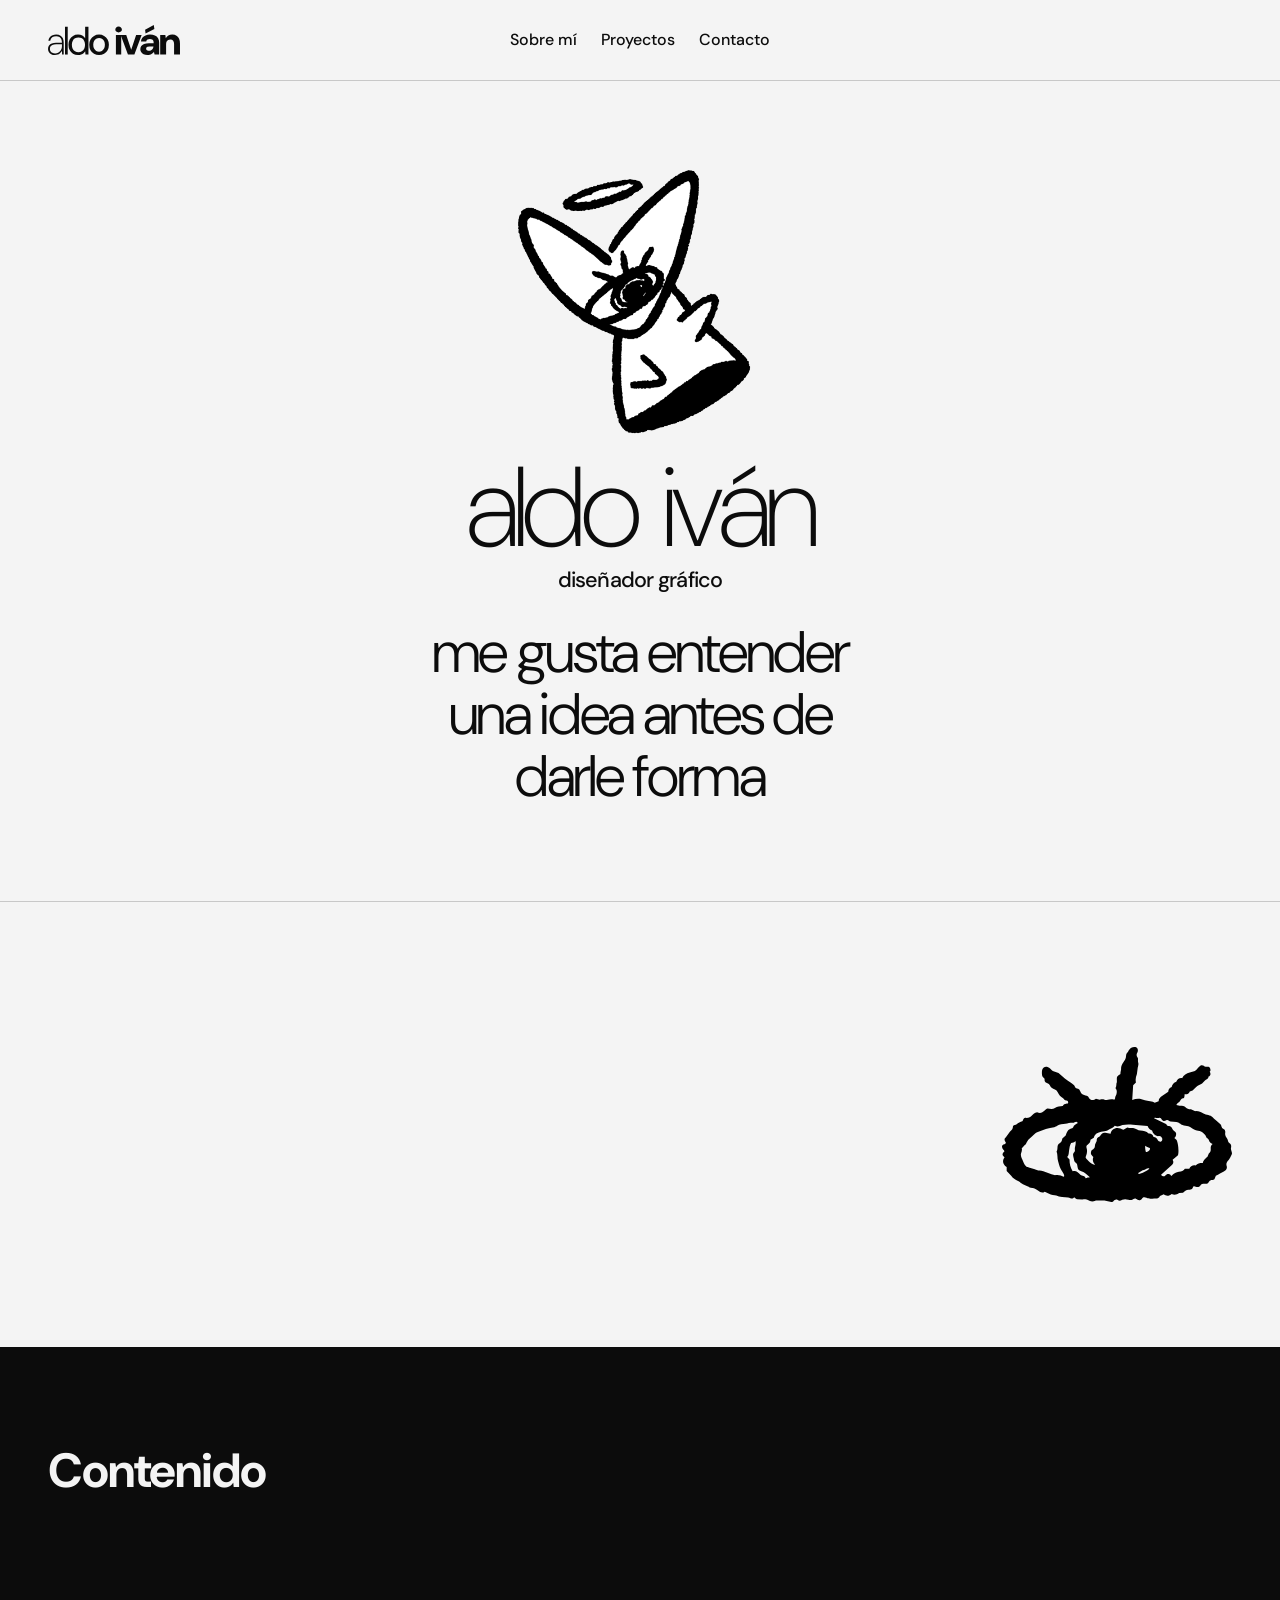
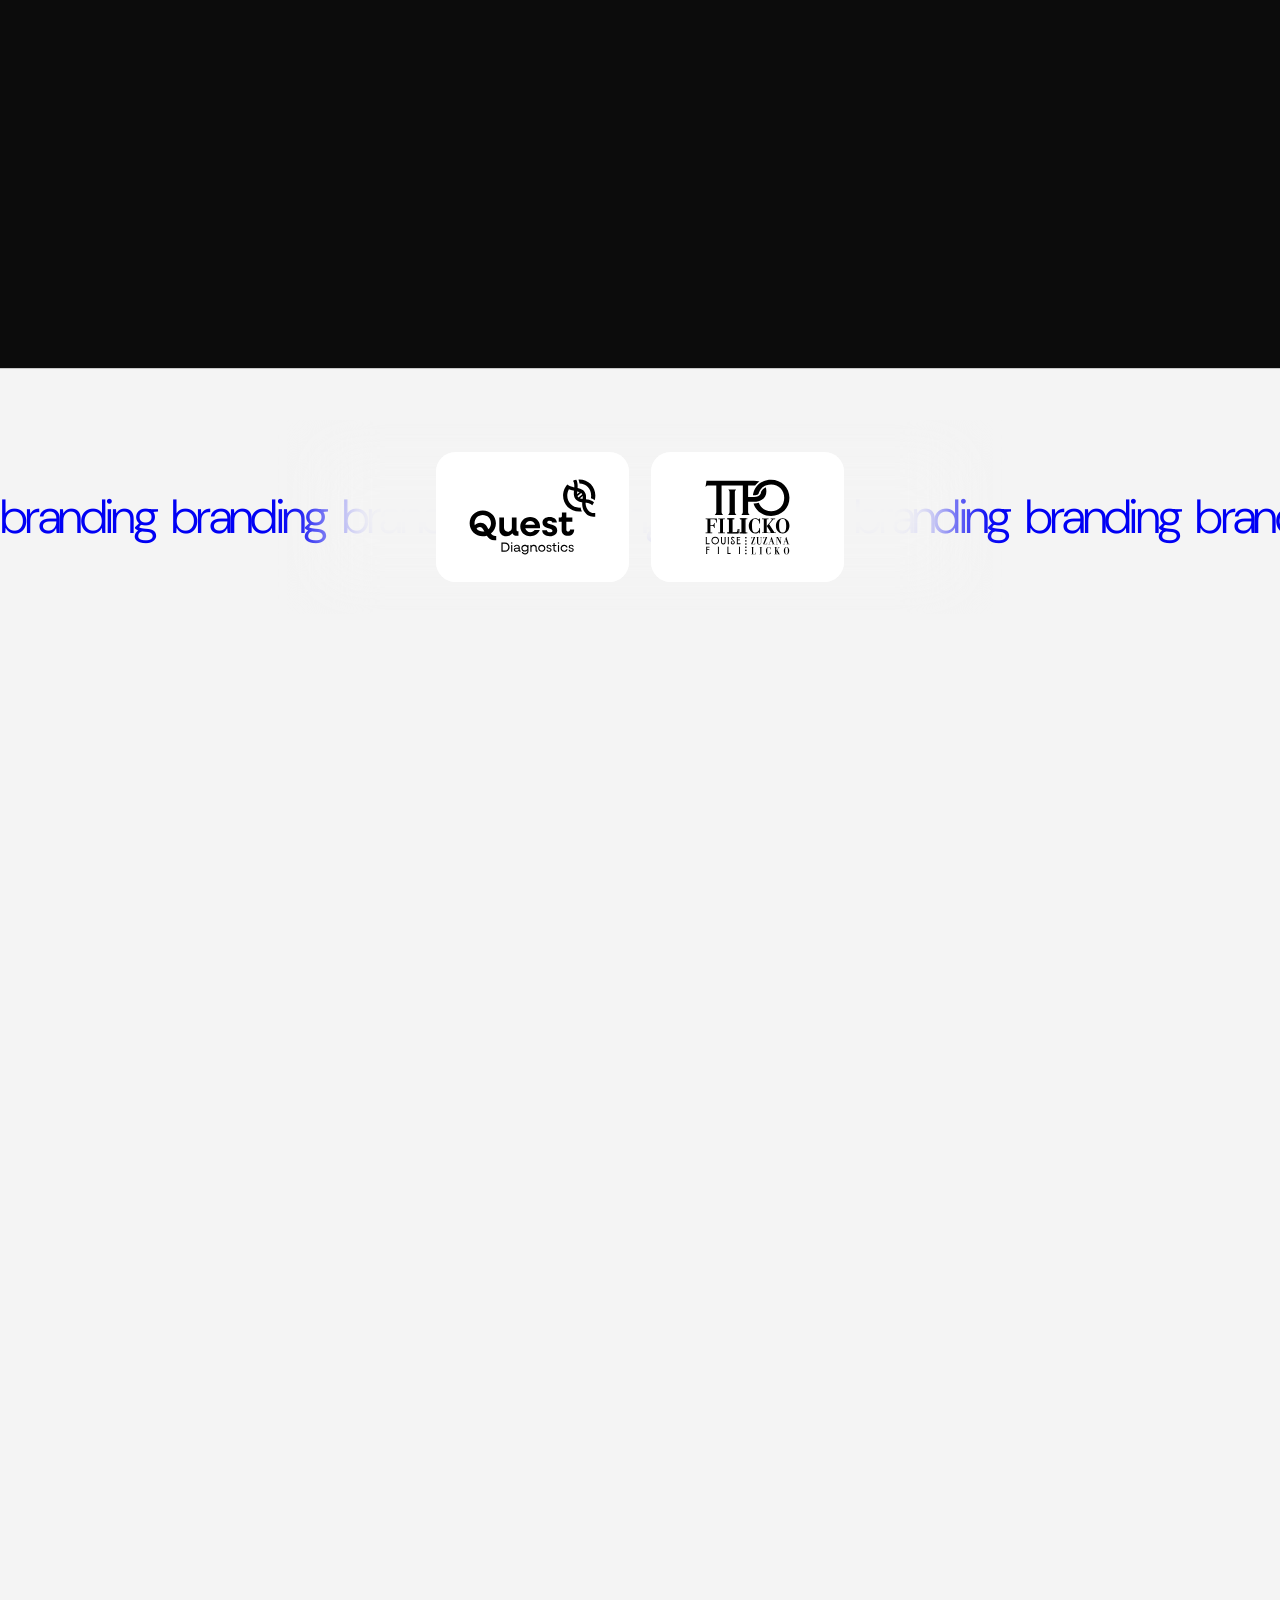
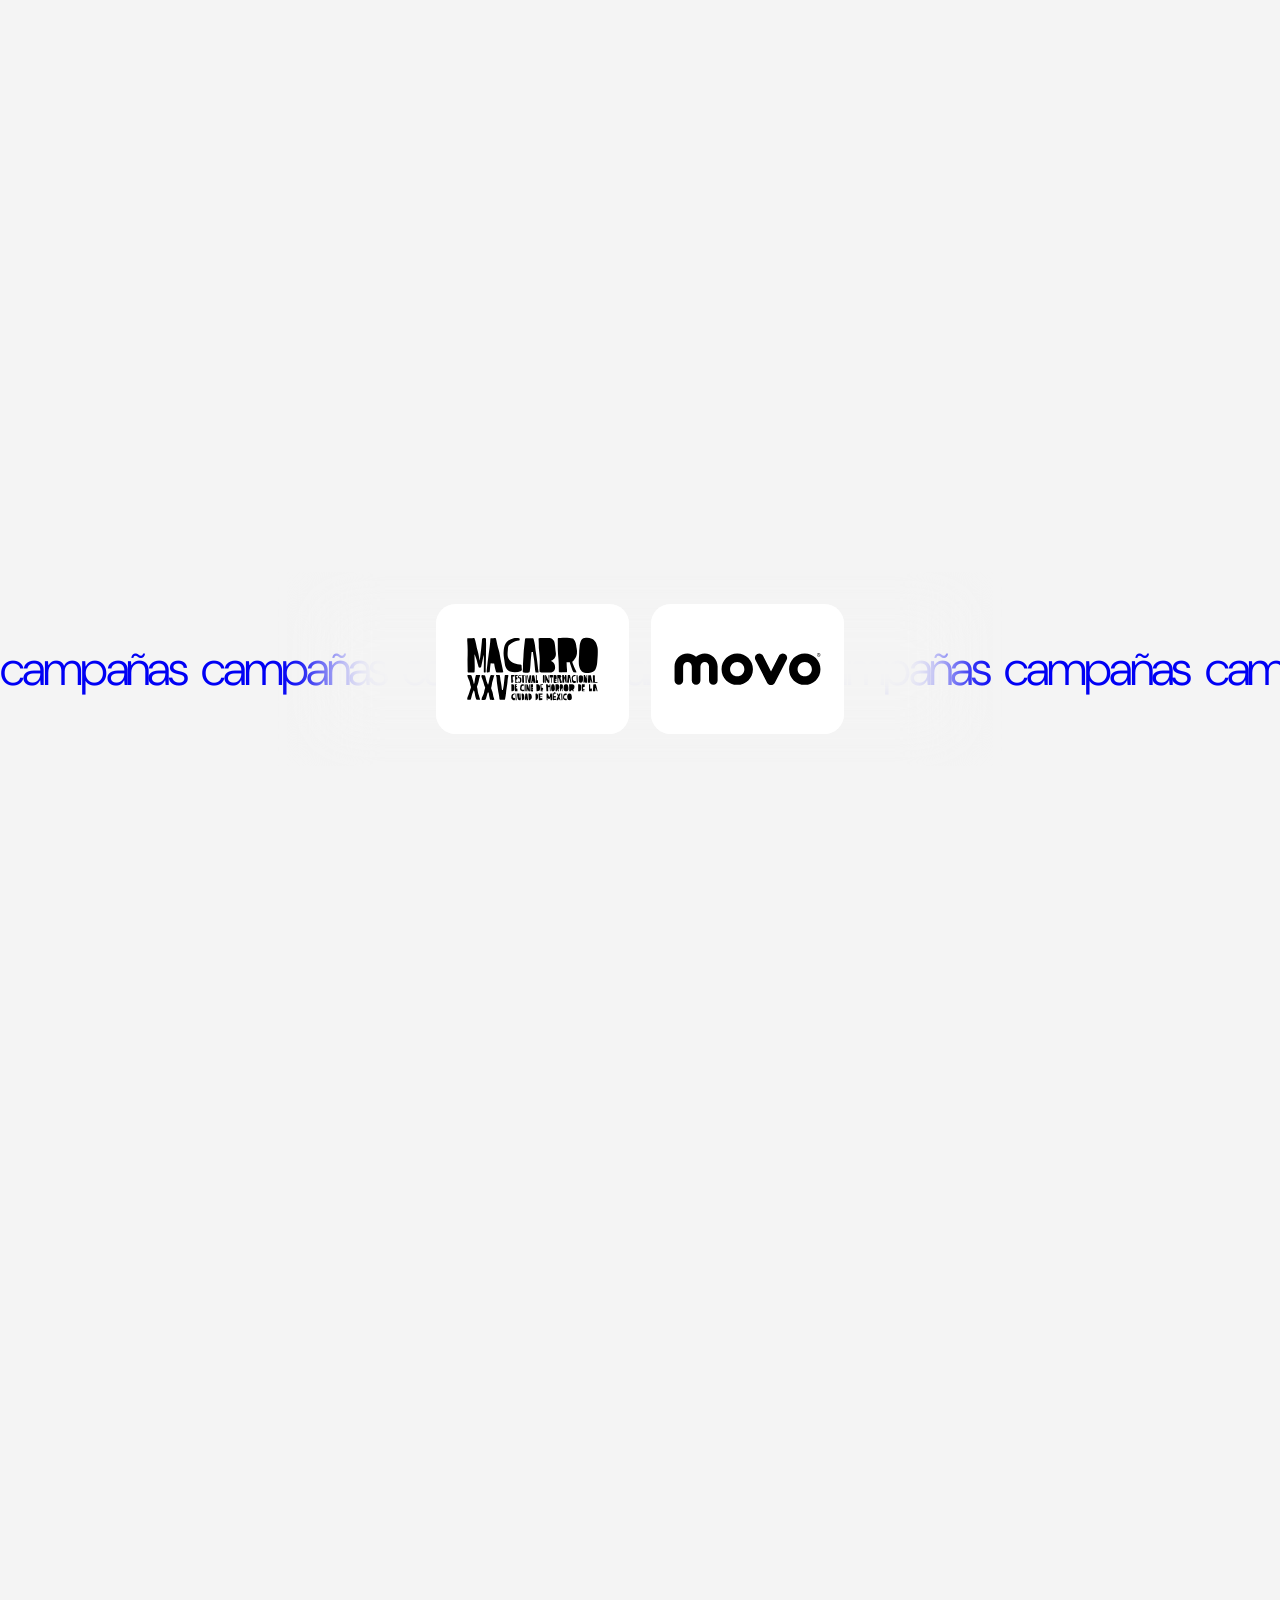
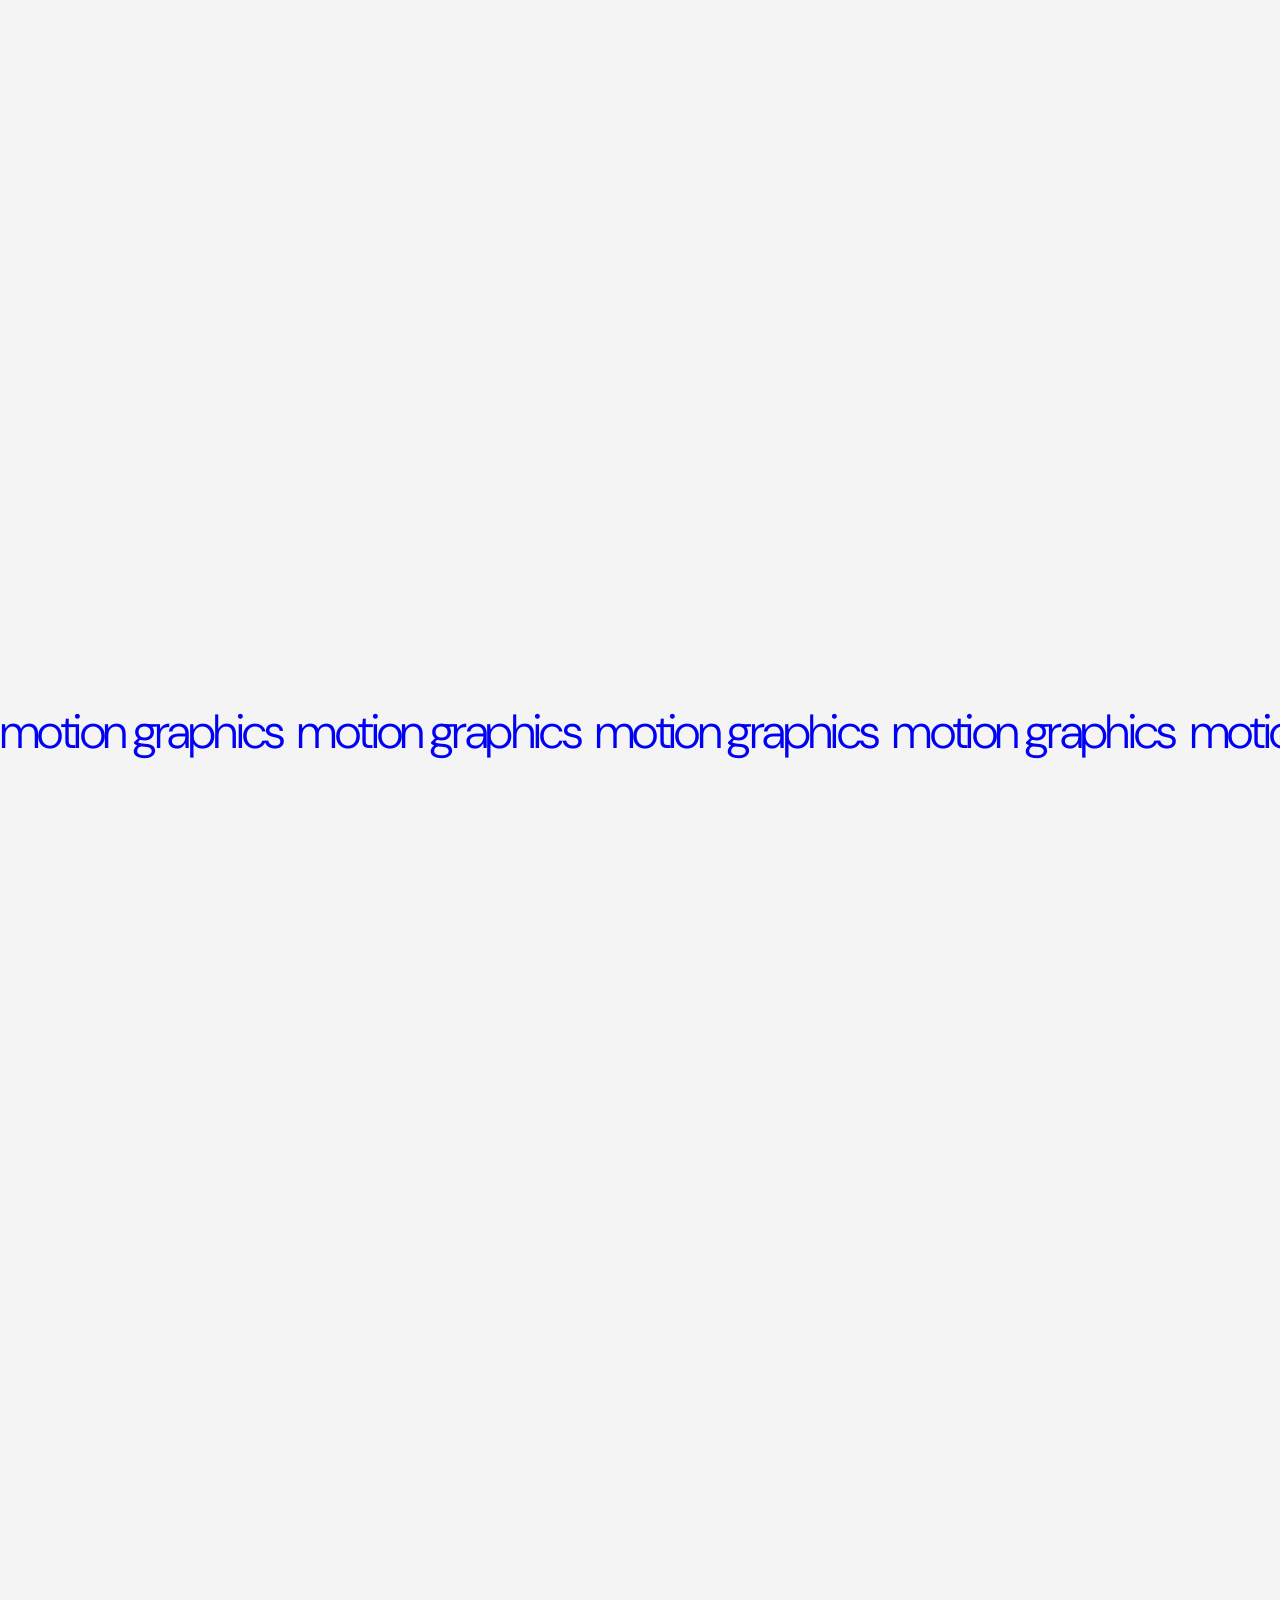
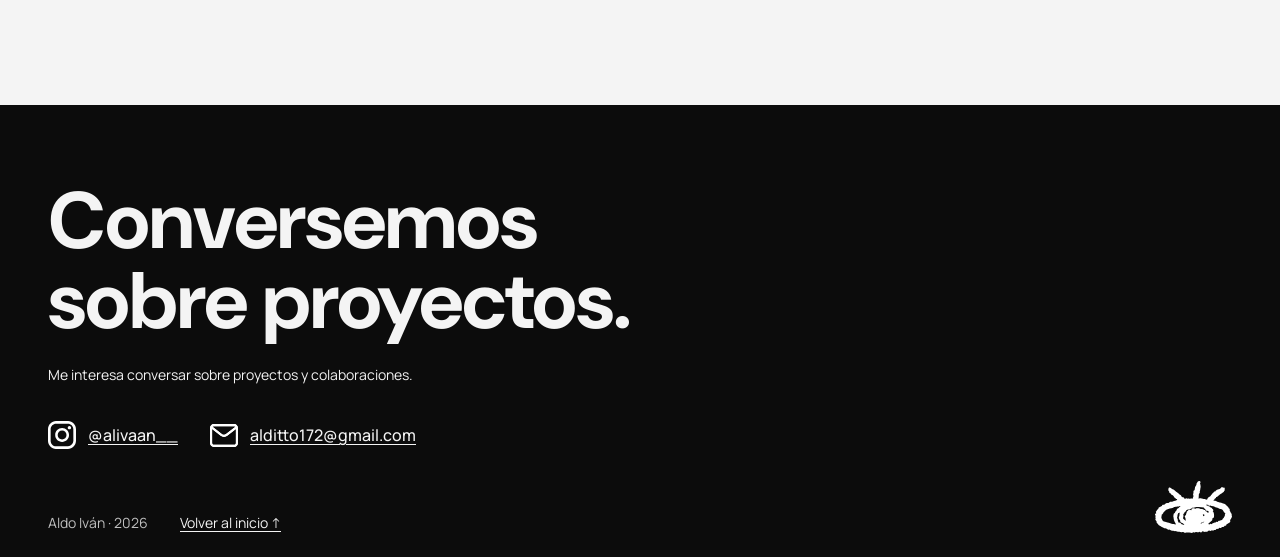
<file: index.html>
<!doctype html>
<html lang="es">
<head>
<meta charset="utf-8"><meta name="viewport" content="width=device-width,initial-scale=1"><meta name="color-scheme" content="light"><meta name="theme-color" content="#F4F4F4" id="theme-color">
<title>Aldo Iván — Diseño gráfico</title>
<meta name="description" content="Portafolio de Aldo Iván: identidad, campañas y diseño en movimiento.">
<link rel="stylesheet" href="styles/fonts.css">

<style>
:root{--primary:#0C0C0C;--on-primary:#F4F4F4;--secondary:#4F4F4F;--tertiary:#105EF9;--on-tertiary:#F4F4F4;--surface:#F4F4F4;--surface-card:#FFFFFF;--on-surface:#0C0C0C;--surface-dark:#222222;--on-surface-dark:#F4F4F4;--surface-raised:#393939;--surface-muted:#DADADA;--on-surface-muted:#222222;--text-muted-dark:#BFBFBF;--accent-graphic:#0000F4;--accent-detail:#105EF9;--bg:var(--surface);--fg:var(--on-surface);--muted:var(--secondary);--line:#0c0c0c30;--nav-bg:rgba(244,244,244,.88);--focus:var(--tertiary);--space:4px;--radius-sm:4px;--radius-md:12px;--radius-lg:16px;--radius-xl:20px;--radius-full:9999px;--page-pad:20px;--section-gap:56px;--display:44px;--display-line:46px;--section-type:32px;--section-line:36px}

*{box-sizing:border-box}html{scroll-behavior:smooth;-webkit-text-size-adjust:100%}body{margin:0;background:var(--bg);color:var(--fg);font:400 16px/25px var(--font-text);transition:background-color .46s ease,color .46s ease}h1,h2,h3,p{margin-top:0}h1,h2,h3{font-family:var(--font-display)}a{color:inherit;text-underline-offset:.18em}button{font:inherit;cursor:pointer}button,a{-webkit-tap-highlight-color:transparent}:focus-visible{outline:3px solid var(--focus);outline-offset:4px}.skip{position:absolute;top:-100px;left:20px;z-index:30;background:var(--bg);padding:12px}.skip:focus{top:12px}.wrap{max-width:1296px;margin:auto;padding-inline:var(--page-pad)}section{scroll-margin-top:90px}.eyebrow{font:500 14px/20px var(--font-text);text-transform:uppercase;letter-spacing:.09em;color:var(--muted)}.site-header{position:sticky;top:0;z-index:20;border-bottom:1px solid var(--line);background:var(--nav-bg);-webkit-backdrop-filter:blur(16px);backdrop-filter:blur(16px);transition:background-color .46s ease,border-color .46s ease}.header-inner{min-height:68px;display:flex;align-items:center;justify-content:space-between;gap:12px}.wordmark{font:700 20px/24px var(--font-display);text-decoration:none;white-space:nowrap}.header-actions{display:flex;align-items:center;gap:8px}.menu-toggle,.menu-toggle{padding:0 16px}.nav{display:none;position:absolute;top:68px;left:0;right:0;background:var(--bg);border-bottom:1px solid var(--line);padding:12px var(--page-pad) 20px}.nav.open{display:flex;flex-direction:column;gap:4px}.nav a{display:flex;align-items:center;min-height:44px;font:500 16px/20px var(--font-display);text-decoration:none}.nav a:hover,.nav a[aria-current=location]{text-decoration:underline}.hero{min-height:calc(100svh - 68px);display:flex;flex-direction:column;justify-content:space-between;padding-top:48px;padding-bottom:36px}.hero-main{width:100%;max-width:960px;margin:auto;text-align:center}.hero-portrait{width:clamp(180px,26vw,260px);aspect-ratio:12/13;position:relative;margin:16px auto 8px}.hero-portrait video,.hero-portrait img{position:absolute;inset:0;width:100%;height:100%;object-fit:contain;transition:opacity .46s ease}.hero-portrait .dark{opacity:0}.hero-portrait video{z-index:1}@media(prefers-reduced-motion:reduce){.hero-portrait video{display:none}}.hero h1{font-size:var(--display);line-height:var(--display-line);font-weight:700;letter-spacing:-1px;text-transform:uppercase;margin:20px 0 24px}.hero-lead{font:500 20px/26px var(--font-display);max-width:35ch;margin:0 auto 24px}.hero-copy{max-width:60ch;color:var(--muted);margin-inline:auto}.hero-actions{display:flex;gap:12px;flex-wrap:wrap;justify-content:center;margin-top:32px}.button{display:inline-flex;align-items:center;justify-content:center;min-height:48px;padding:0 16px;border-radius:var(--radius-md);font:500 16px/20px var(--font-display);text-decoration:none;border:1px solid var(--fg);transition:background-color .2s,color .2s,transform .2s}.button:hover{transform:translateY(-2px)}.button-primary{background:var(--fg);color:var(--bg)}.button-primary:hover{background:var(--surface-raised);color:var(--on-surface-dark)}.button-secondary{background:transparent;color:var(--fg)}.hero-bottom{display:flex;justify-content:space-between;gap:16px;border-top:1px solid var(--line);padding-top:16px;color:var(--muted);font:400 14px/20px var(--font-text)}.hero-bottom span:last-child{font-size:22px}.section{padding-top:var(--section-gap);padding-bottom:var(--section-gap);border-top:1px solid var(--line)}.section-head{margin-bottom:32px}.section-head h2{font-size:var(--section-type);line-height:var(--section-line);letter-spacing:-1px;margin:8px 0 16px}.section-head p:last-child{max-width:65ch;color:var(--muted)}.group{margin-top:48px}.group-head{display:flex;justify-content:space-between;align-items:baseline;gap:16px;border-bottom:1px solid var(--line);padding-bottom:12px;margin-bottom:16px}.group h3{font:700 28px/32px var(--font-display);margin:0}.group-count{font:400 14px/20px var(--font-text);color:var(--muted)} .projects{display:grid;gap:48px}.project{position:relative;display:grid;grid-template-columns:1fr;gap:20px;min-width:0;border-top:1px solid var(--line);padding-top:32px}.project:first-child{border-top:0}.project-copy{display:flex;flex-direction:column;align-items:flex-start;justify-content:center;min-width:0}.project-index{font:500 14px/20px var(--font-text);color:var(--tertiary);margin-bottom:18px}.project h4{font:700 clamp(32px,8vw,56px)/1 var(--font-display);margin:0 0 20px;letter-spacing:-1px}.project p{color:var(--muted);max-width:42ch;margin:0 0 12px}.project-note{font:400 12px/16px var(--font-text);color:var(--muted)}.project-stage{position:relative;min-width:0}.project-main{aspect-ratio:1.15;display:flex;flex-direction:column;justify-content:space-between;padding:24px;border-radius:var(--radius-xl);background:var(--surface-muted);color:var(--on-surface-muted);overflow:hidden;transition:background-color .32s ease,color .32s ease}.project[data-area=campaign] .project-main{background:var(--surface-raised);color:var(--on-surface-dark)}.project[data-area=motion] .project-main{background:var(--primary);color:var(--on-primary)}.project-main[data-view="1"]{background:var(--tertiary)!important;color:var(--on-tertiary)!important}.project-main[data-view="2"]{background:var(--surface-dark)!important;color:var(--on-surface-dark)!important}.project-main[data-view="3"]{background:var(--accent-graphic)!important;color:var(--on-primary)!important}.main-top,.main-bottom{font:500 12px/16px var(--font-text);text-transform:uppercase;letter-spacing:.08em}.main-title{font:700 clamp(44px,11vw,92px)/.94 var(--font-display);letter-spacing:-2px;max-width:9ch;overflow-wrap:anywhere}.thumbs{display:flex;gap:8px;overflow-x:auto;scrollbar-width:thin;padding:12px;border:1px solid var(--line);border-radius:var(--radius-xl);background:var(--nav-bg);-webkit-backdrop-filter:blur(16px);backdrop-filter:blur(16px)}.thumb{flex:0 0 78px;min-height:78px;border:2px solid transparent;border-radius:var(--radius-md);background:var(--primary);color:var(--on-primary);padding:8px;text-align:left;font:700 12px/14px var(--font-display);transition:transform .18s ease,border-color .18s ease}.thumb:nth-child(2){background:var(--tertiary);color:var(--on-tertiary)}.thumb:nth-child(3){background:var(--surface-raised);color:var(--on-surface-dark)}.thumb:nth-child(4){background:var(--accent-graphic);color:var(--on-primary)}.thumb:hover{transform:translateY(-3px)}.thumb[aria-pressed="true"]{border-color:var(--accent-detail)}.thumb:focus-visible{outline-offset:2px}.project-status{font:400 12px/16px var(--font-text);color:var(--muted);margin-top:8px}.project-feature{display:inline-flex;align-items:center;gap:8px;margin-top:24px;padding:8px 12px;border-radius:var(--radius-full);background:var(--nav-bg);border:1px solid var(--line);backdrop-filter:blur(16px);font:500 12px/16px var(--font-text)}.project-feature::before{content:"";width:8px;height:8px;border-radius:50%;background:var(--accent-detail)}
.about-grid{display:grid;gap:32px;max-width:960px}.about-grid .section-head{max-width:65ch}.about-text{max-width:65ch}.about-text p{margin-bottom:18px}.portrait{width:min(100%,340px);aspect-ratio:4/5;position:relative;margin:0 auto}.portrait img{position:absolute;inset:0;width:100%;height:100%;object-fit:contain;transition:opacity .46s ease}.portrait .dark{opacity:0;transform:scale(1.08)}.portrait figcaption{position:absolute;bottom:-22px;font:400 12px/16px var(--font-text);color:var(--muted)}.contact{padding-bottom:96px}.contact h2{font-size:var(--display);line-height:var(--display-line);letter-spacing:-1px;max-width:12ch;margin:8px 0 24px}.contact p{max-width:55ch}.contact-handle{display:inline-block;margin-top:20px;font:700 28px/32px var(--font-display);border-bottom:2px solid currentColor}.site-footer{border-top:1px solid var(--line);padding:24px 0 36px;font:400 14px/20px var(--font-text);color:var(--muted)}.footer-inner{display:flex;justify-content:space-between;gap:12px;flex-wrap:wrap}.site-footer a{color:var(--fg)}.reveal{opacity:0;transform:translateY(28px);transition:opacity .55s ease,transform .55s cubic-bezier(.18,.72,.2,1)}.reveal.visible{opacity:1;transform:none}
@media(min-width:600px){:root{--page-pad:32px;--section-gap:72px;--display:64px;--display-line:66px;--section-type:40px;--section-line:44px}.hero{padding-top:64px}}
@media(min-width:1024px){:root{--page-pad:48px;--section-gap:96px;--display:80px;--display-line:80px;--section-type:48px;--section-line:52px}.menu-toggle{display:none}.nav{display:flex;position:static;background:transparent;border:0;padding:0;gap:24px}.nav a{min-height:44px}.header-inner{min-height:80px}.hero{min-height:calc(100svh - 80px);padding-top:64px}.hero h1{letter-spacing:-2px}.projects{gap:96px}.project{grid-template-columns:minmax(260px,.42fr) minmax(0,.58fr);gap:32px;min-height:610px;align-items:start;padding-bottom:130px}.project-copy{padding-top:24px}.project-stage{min-width:0}.project-main{aspect-ratio:1.12;min-height:520px;padding:32px}.main-title{font-size:clamp(56px,7vw,96px)}.thumbs{position:absolute;left:max(-42%, -360px);right:8%;bottom:-116px;padding:16px;gap:12px;border-radius:var(--radius-xl)}.thumb{flex-basis:calc((100% - 36px)/4);min-height:122px;font-size:16px;line-height:18px}.project-status{position:absolute;right:8%;bottom:-142px}.project h4{font-size:56px;line-height:58px}.about-grid{grid-template-columns:1fr}.about-grid .about-text{max-width:65ch}.contact h2{letter-spacing:-2px}}
@media(prefers-reduced-motion:reduce){html{scroll-behavior:auto}*,*:before,*:after{transition:none!important;animation:none!important}.reveal{opacity:1;transform:none}}

.wordmark img{display:block;width:132px;height:auto}.hero-main{max-width:1100px}.hero-lockup{display:grid;grid-template-columns:minmax(0,1fr) minmax(180px,.78fr);align-items:center;gap:clamp(12px,4vw,48px);max-width:850px;margin:0 auto clamp(24px,4vw,48px)}.hero-signature{text-align:right;align-self:end;padding-bottom:clamp(12px,4vw,48px)}.hero h1{margin:0;line-height:1}.hero h1 img{display:block;width:min(100%,500px);height:auto}.hero-signature p{font:500 clamp(16px,2vw,28px)/1.2 var(--font-display);letter-spacing:-.045em;margin:0}.hero-portrait{width:min(100%,320px);aspect-ratio:12/13;margin:0}.hero-portrait img{position:absolute;inset:0;width:100%;height:100%;object-fit:contain;transition:none}.hero-portrait .hero-still{display:none}.hero-statement{font:300 clamp(36px,6.2vw,82px)/1.06 var(--font-display);letter-spacing:-.055em;max-width:20ch;margin:0 auto 24px;text-align:center}.hero-statement span{display:block}.hero-statement em{font-style:italic;font-weight:700}.hero-statement .blue{color:var(--tertiary)}.hero-statement .pink{color:var(--accent-detail)}.hero-copy{max-width:52ch;margin-inline:auto}@media(max-width:600px){.wordmark img{width:110px}.hero-lockup{grid-template-columns:minmax(0,1fr) minmax(130px,.8fr);gap:8px}.hero-signature{padding-bottom:18px}.hero-signature p{font-size:15px}.hero-portrait{width:100%}.hero-statement{font-size:clamp(32px,8.6vw,48px);letter-spacing:-.055em}}@media(prefers-reduced-motion:reduce){.hero-portrait .hero-animation{display:none}.hero-portrait .hero-still{display:block}}
.hero-statement .accent-blue,.hero-statement .accent-pink{display:inline}.hero-statement .reactive-letter{display:inline-block;transform-origin:50% 75%;position:relative;text-align:center;white-space:pre;font-weight:300}.hero-statement .visually-hidden{position:absolute;width:1px;height:1px;padding:0;margin:-1px;overflow:hidden;clip:rect(0,0,0,0);white-space:nowrap;border:0}@media(hover:none),(prefers-reduced-motion:reduce){.hero-statement .accent-blue{color:var(--tertiary)}.hero-statement .accent-pink{color:var(--tertiary)}.hero-statement .reactive-letter{will-change:auto}}
.content-index{background:var(--primary);color:var(--on-primary);padding:clamp(48px,7vw,96px) 0;overflow:hidden}.content-index-head{margin-bottom:28px}.content-index h2{font:300 clamp(28px,4vw,44px)/1 var(--font-display);letter-spacing:-.05em;margin:0}.content-index p{color:var(--text-muted-dark);margin:12px 0 0}.content-viewport{overflow:hidden;padding-block:12px;-webkit-mask-image:radial-gradient(ellipse 85% 78% at center,#000 55%,transparent 100%);mask-image:radial-gradient(ellipse 85% 78% at center,#000 55%,transparent 100%)}.content-track{display:flex;width:max-content;animation:content-drift 20s linear infinite;will-change:transform}.content-set{display:flex;gap:clamp(14px,2vw,26px);padding-right:clamp(14px,2vw,26px)}.content-card{display:block;position:relative;flex:none;height:clamp(220px,27vw,330px);width:auto;aspect-ratio:var(--card-ratio);border-radius:clamp(18px,2vw,28px);overflow:hidden;transition:filter .4s ease,opacity .4s ease,transform .4s ease,box-shadow .4s ease}.content-viewport.is-interacting .content-card{filter:blur(7px);opacity:.55}.content-viewport.is-interacting .content-card.is-active{filter:none;opacity:1;transform:translateY(-4px);z-index:1;box-shadow:0 16px 36px rgba(0,0,0,.28)}.content-card img{display:block;width:100%;height:100%;object-fit:contain}.content-card:focus-visible{outline-color:var(--on-primary);outline-offset:5px}.content-viewport:focus-within .content-track{animation-play-state:paused}@keyframes content-drift{to{transform:translateX(-50%)}}@media(max-width:599px){.content-index p{font-size:14px;line-height:20px}.content-card{height:220px}}@media(prefers-reduced-motion:reduce){.content-viewport{overflow-x:auto;mask-image:none;-webkit-mask-image:none}.content-track{animation:none;will-change:auto}.content-set[aria-hidden="true"]{display:none}.content-card{transition:none}}
.hero{min-height:calc(100svh - 68px);justify-content:center;padding-top:clamp(16px,3svh,32px);padding-bottom:clamp(16px,3svh,32px)}.hero-main{margin:auto}.hero-lockup{display:flex;flex-direction:column;gap:0;max-width:none;margin:0 auto clamp(14px,3svh,28px)}.hero-portrait{width:min(260px,27svh);margin:0 auto 4px}.hero-signature{text-align:center;align-self:auto;padding:0}.hero h1.hero-name{display:flex;align-items:baseline;justify-content:center;font:200 min(106px,11.3svh)/.95 var(--font-display);letter-spacing:-.05em;text-transform:lowercase;white-space:nowrap;margin:0}.hero-name-letter{display:inline-block;font-weight:200;transform-origin:50% 80%;color:var(--primary);text-align:center}.hero-name-gap{display:inline-block;width:.22em}.hero-signature p{font:500 clamp(14px,2svh,20px)/1.2 var(--font-display);letter-spacing:-.04em;margin:6px 0 0}.hero-statement{font-size:clamp(34px,6.5svh,70px);letter-spacing:-.04em;margin-bottom:clamp(10px,2svh,20px)}.hero-copy{margin-bottom:0}@media(min-width:1024px){.hero{min-height:calc(100svh - 80px)}}@media(max-width:600px){.hero-lockup{display:flex;gap:0}.hero-portrait{width:min(210px,26svh);margin:0 auto 4px}.hero-signature{padding:0}.hero h1.hero-name{font-size:clamp(52px,10svh,78px)}.hero-signature p{font-size:14px}.hero-statement{font-size:clamp(30px,min(6.3svh,10vw),48px)}}
.sr-only{position:absolute;width:1px;height:1px;padding:0;margin:-1px;overflow:hidden;clip:rect(0,0,0,0);white-space:nowrap;border:0}.projects-section{padding-top:0}.project{scroll-margin-top:100px}.projects-strip{position:relative;overflow:hidden;background:var(--surface);padding:clamp(16px,3vw,32px) var(--page-pad)}.projects-strip-inner{position:relative;z-index:2;display:flex;justify-content:center;gap:clamp(8px,2vw,22px);max-width:630px;margin:auto}.projects-strip-inner::before{content:"";position:absolute;inset:0;z-index:-1;pointer-events:none;background:var(--surface);filter:blur(25px)}.branding-marquee{position:absolute;inset:0;display:flex;align-items:center;overflow:hidden;pointer-events:none}.branding-marquee-track{display:flex;width:max-content;white-space:nowrap;animation:branding-drift var(--branding-duration,20s) linear infinite;color:var(--accent-graphic);font:300 clamp(28px,4vw,48px)/1 var(--font-display);letter-spacing:-.055em}.branding-marquee-track span{display:block;flex:none}@keyframes branding-drift{to{transform:translateX(-50%)}}.projects-strip a{display:block;flex:1 1 0;min-width:0;max-width:193px;border:1px solid var(--primary);border-radius:var(--radius-xl);overflow:hidden;transition:transform .22s ease}.projects-strip a:hover{transform:translateY(-3px)}.projects-strip img{display:block;width:100%;height:auto}.projects-strip a:focus-visible{outline-color:var(--tertiary)}.campaigns-strip{width:100vw;margin-top:clamp(48px,7vw,96px);margin-left:calc(50% - 50vw)}.projects-section #project-groups{padding-top:clamp(28px,5vw,56px)}@media(prefers-reduced-motion:reduce){.projects-strip a{transition:none}.branding-marquee-track{animation:none}.branding-marquee-track > span+span{display:none}}
.project-main.has-image{padding:0;background:var(--surface)!important;color:var(--primary)!important}.project-main.has-image .main-top,.project-main.has-image .main-title,.project-main.has-image .main-bottom{display:none}.project-cover{display:none;width:100%;height:100%;object-fit:contain}.project-main.has-image .project-cover{display:block}.project-arrows{position:absolute;z-index:2;top:16px;right:16px;display:flex;gap:8px}.project-arrows button{width:44px;height:44px;border:1px solid var(--primary);border-radius:var(--radius-full);background:var(--surface);color:var(--primary);font-size:22px;line-height:1;transition:transform .2s ease}.project-arrows button:hover{transform:translateY(-2px)}.thumb{border-radius:var(--radius-xl);overflow:hidden}.thumb img{display:block;width:100%;height:100%;object-fit:contain}.thumb:has(img){padding:0;background:var(--surface)}@media(prefers-reduced-motion:reduce){.project-arrows button{transition:none}}
.projects-strip a{border:0;background:var(--surface-card)}.project{align-items:start}.project-main,.project-main.has-image,.project-main[data-view]{background:var(--surface-card)!important;color:var(--primary)!important;border-radius:var(--radius-xl)}.project-main[data-view="1"] .main-title,.project-main[data-view="3"] .main-title{color:var(--tertiary)}.project-main.has-image .project-cover{background:var(--surface-card)}.thumbs{border:0;background:transparent;backdrop-filter:none;-webkit-backdrop-filter:none;box-shadow:none;scrollbar-width:none}.thumbs::-webkit-scrollbar{display:none}.thumb,.thumb:nth-child(n),.thumb:has(img){border:0;background:var(--surface-card)!important;color:var(--primary)!important;border-radius:var(--radius-xl);opacity:.7;box-shadow:none;transition:opacity .2s ease,transform .2s ease}.thumb[aria-pressed="true"]{opacity:1;transform:translateY(-4px)}.thumb:hover{opacity:1}.thumb:nth-child(2),.thumb:nth-child(4){color:var(--tertiary)!important}.project-arrows button{border:0;background:var(--surface-card);box-shadow:0 2px 12px #0c0c0c20}.project-feature{display:none}.project-status{position:absolute!important;width:1px;height:1px;padding:0;margin:-1px;overflow:hidden;clip:rect(0,0,0,0);white-space:nowrap;border:0}@media(min-width:1024px){.project{padding-bottom:32px;min-height:0}.project-main{aspect-ratio:1.02;min-height:560px}.thumbs{position:absolute;z-index:2;left:-78%;right:auto;top:66%;bottom:auto;width:105%;height:clamp(130px,13vw,190px);padding:0;gap:14px;border-radius:0}.thumb{flex:0 0 30%;min-height:0;height:100%;padding:14px;font-size:18px;line-height:1.15}.project-copy{padding-top:clamp(48px,8vw,128px)}}@media(max-width:1023px){.project-main{aspect-ratio:1.05}.thumbs{position:relative;z-index:2;left:auto;right:auto;bottom:auto;width:100%;height:clamp(92px,25vw,140px);margin-top:-30px;padding:0;gap:10px;border-radius:0}.thumb{flex:0 0 31%;height:100%;min-height:0;padding:10px}}
.project[data-area="branding"] .thumb img{object-fit:cover}.project[data-area="branding"] .thumb:first-child img{object-fit:contain}.project[data-area="branding"] .project-cover{object-fit:contain}
.project-main.is-mockup{position:relative;background:var(--surface-card)!important}.project-backdrop{display:none;position:absolute;inset:0;width:100%;height:100%;object-fit:cover;filter:blur(24px);transform:scale(1.1)}.project-main.is-mockup .project-backdrop{display:none}.project-main.is-mockup .project-cover{position:relative;z-index:1;object-fit:cover}.thumbs{background:var(--surface);padding:14px;gap:14px;scroll-snap-type:x mandatory;scroll-padding-inline:14px;border-radius:var(--radius-xl)}.thumb,.thumb:nth-child(n),.thumb:has(img){opacity:1;scroll-snap-align:start}.thumb[aria-pressed="true"]{opacity:1;transform:none}.thumb:hover{transform:translateY(-3px)}@media(min-width:1024px){.thumbs{left:-78%;width:105%;padding:14px;gap:14px}.thumb{flex:0 0 calc((100% - 28px)/3);height:100%;padding:0}}@media(max-width:1023px){.thumbs{padding:10px;gap:10px}.thumb{flex:0 0 calc((100% - 20px)/3);height:100%;padding:0}}
.project-main{position:relative}.thumbs{scroll-snap-type:none;scroll-behavior:auto;overflow-x:auto}.project-transition-layer{position:absolute;inset:0;z-index:2;display:flex;align-items:center;justify-content:center;overflow:hidden;border-radius:inherit;background:var(--surface-card);opacity:0;transition:opacity .38s ease;pointer-events:none}.project-transition-layer.visible{opacity:1}.project-transition-layer.is-mockup{background:var(--surface-card)}.project-transition-layer .project-backdrop{display:none}.project-transition-image{position:relative;z-index:1;width:100%;height:100%;object-fit:contain}.project-transition-layer.is-mockup .project-transition-image{object-fit:cover}@media(prefers-reduced-motion:reduce){.project-transition-layer{transition:none}.thumbs .thumb[aria-hidden="true"]{display:none}}
.project-main.is-mockup{cursor:grab;touch-action:none}.project-main.is-mockup.is-dragging{cursor:grabbing}.project-main.is-mockup .project-cover{user-select:none;-webkit-user-drag:none}
:is(#branding-1,#branding-2,#campaign-1) .project-main[data-view="0"] .project-cover,:is(#branding-1,#branding-2,#campaign-1) .project-transition-layer:not(.is-mockup) .project-transition-image{width:70%;height:70%;margin:auto;object-fit:contain;transform:translateY(-4%)}
.project-arrows button{width:38px;height:38px;font-size:20px}.project-arrows button:disabled{opacity:.45;cursor:default}.project-arrows button:disabled:hover{transform:none}.project-main.is-mockup .project-cover{transform-origin:center center;transition:transform .24s ease}.project-main.is-mockup.is-dragging .project-cover{transition:none}@media(prefers-reduced-motion:reduce){.project-main.is-mockup .project-cover{transition:none}}

.menu-toggle,.motion-toggle{min-height:44px;border:1px solid var(--line);border-radius:var(--radius-md);background:var(--surface);color:var(--primary);font:500 14px/20px var(--font-display);padding:0 12px}
.motion-paused .content-track,.motion-paused .branding-marquee-track{animation-play-state:paused!important}
.motion-paused .hero-animation{display:none}.motion-paused .hero-portrait .hero-still{display:block}
@media(prefers-reduced-motion:reduce){.motion-toggle{display:none}}
:is(#campaign-1,#campaign-2) .thumb:not([data-view="0"]) img{object-fit:cover}#campaign-2 .project-transition-image[src$="/movo1.jpg"]{object-fit:contain}
.project-video-stage{min-width:0;overflow:hidden;border-radius:var(--radius-xl);background:var(--primary)}.project-video{display:block;width:100%;height:auto;max-height:80vh;object-fit:contain;background:var(--primary)}
.motion-strip{height:clamp(90px,10vw,145px)}
.about-grid{max-width:1296px;align-items:center}.about-eye{display:block;width:min(100%,230px);height:auto;justify-self:end}@media(min-width:768px){.about-grid{grid-template-columns:minmax(0,1fr) minmax(150px,280px);gap:clamp(32px,7vw,96px)}}@media(max-width:767px){.about-eye{width:120px}}
.content-index h2{font:700 var(--section-type)/var(--section-line) var(--font-display);letter-spacing:-1px;margin:8px 0 16px}
.projects-section > .projects-strip{margin-top:clamp(32px,4vw,56px)}
.contact-footer{background:var(--primary);color:var(--on-primary);border:0;padding:clamp(64px,9vw,120px) 0 32px}.contact-footer h2{font:700 var(--display)/var(--display-line) var(--font-display);letter-spacing:-1px;max-width:12ch;margin:0 0 24px}.contact-footer p{max-width:55ch;margin:0;color:var(--on-primary)}.contact-links{display:flex;flex-wrap:wrap;gap:16px 32px;margin-top:36px}.contact-footer .contact-links a{display:inline-flex;align-items:center;gap:12px;color:var(--on-primary);font:500 16px/24px var(--font-text);overflow-wrap:anywhere}.contact-links img{width:28px;height:28px;object-fit:contain;filter:invert(1);flex:none}.contact-footer-bottom{display:flex;align-items:end;justify-content:space-between;gap:24px;margin-top:clamp(64px,10vw,140px)}.footer-meta{display:flex;flex-wrap:wrap;gap:12px 32px;color:var(--text-muted-dark)}.contact-footer .footer-meta a{color:var(--on-primary)}.footer-eye{display:block;width:clamp(90px,13vw,170px);height:auto;filter:invert(1)}.contact-footer a:focus-visible{outline-color:var(--on-primary)}@media(max-width:600px){.contact-links{flex-direction:column;align-items:flex-start}.contact-footer-bottom{align-items:end}.footer-eye{width:90px;flex:none}}
.contact-footer{padding:clamp(48px,6vw,80px) 0 24px}.contact-footer-bottom{margin-top:32px}.footer-eye{width:clamp(55px,6vw,80px)}@media(max-width:600px){.footer-eye{width:55px}}
.project{border-top:0;padding-top:0;padding-bottom:0}.project:not(:first-child)::before{content:"";position:absolute;left:0;right:0;top:-24px;border-top:1px solid var(--line)}@media(min-width:1024px){.project{padding-bottom:0}.project:not(:first-child)::before{top:-48px}}
.hero-portrait{width:min(300px,30svh)}.hero h1.hero-name{font-size:min(124px,12.6svh)}.hero-signature p{font-size:clamp(16px,2.4svh,24px)}@media(max-width:600px){.hero-portrait{width:min(235px,28svh)}.hero h1.hero-name{font-size:clamp(52px,min(11svh,13vw),88px)}.hero-signature p{font-size:clamp(15px,2svh,19px)}}
@media(min-width:1024px){.thumbs{left:calc(-1 * var(--stage-left, 0px));width:calc(var(--stage-left, 0px) + 27%)}.thumbs .thumb{flex-basis:calc((var(--stage-width, 100%) * 1.05 - 28px) / 3)}}@media(max-width:1023px){.thumbs{left:calc(-1 * var(--stage-left, 0px));width:calc(100% + var(--stage-left, 0px))}.thumbs .thumb{flex-basis:calc((var(--stage-width, 100%) - 20px) / 3)}}
.campaigns-strip{margin-top:48px}
.branding-marquee{pointer-events:auto}.branding-marquee-track{font-size:clamp(24px,4vw,48px)}.branding-marquee-track > span{display:flex}.branding-marquee-track .marquee-word{display:inline-flex;white-space:pre}.branding-marquee-track .marquee-letter{display:inline-block;transform-origin:center;color:inherit}@media(prefers-reduced-motion:reduce){.branding-marquee-track .marquee-letter{transition:none}}
.hero h1.hero-name{position:relative}.hero-name .hero-name-letter,.hero-name .hero-name-gap{transition:opacity .5s ease}.hero-name .hero-final-logo{position:absolute;inset:0;width:100%;height:100%;object-fit:contain;opacity:0;pointer-events:none;transition:opacity .5s ease}.hero-name.is-finished .hero-name-letter,.hero-name.is-finished .hero-name-gap{opacity:0}.hero-name.is-finished .hero-final-logo{opacity:1}
@media(min-width:1024px){.header-inner{position:relative}.header-inner .nav{position:absolute;top:50%;left:50%;right:auto;transform:translate(-50%,-50%)}}
</style>
</head>
<body><a class="skip" href="#contenido">Saltar al contenido</a><header class="site-header"><div class="wrap header-inner"><a class="wordmark" href="#inicio" aria-label="Aldo Iván, volver al inicio"><img src="assets/aldoivan.svg" alt="" width="132" height="31"></a><nav class="nav" id="nav" aria-label="Navegación principal"><a href="#sobre-mi">Sobre mí</a><a href="#proyectos">Proyectos</a><a href="#contacto">Contacto</a></nav><div class="header-actions"><button class="menu-toggle" id="menu-toggle" type="button" aria-controls="nav" aria-expanded="false">Menú</button></div></div></header>
<main id="contenido"><section class="hero wrap" id="inicio" aria-labelledby="hero-title"><div class="hero-main"><div class="hero-lockup"><div class="hero-portrait" role="img" aria-label="Personaje alado de Aldo Iván en una animación breve"><img class="hero-animation" src="assets/yo-portada.png" alt="" width="480" height="520"><img class="hero-still" src="assets/yo-portada-fija.png" alt="" width="480" height="520"></div><div class="hero-signature"><h1 id="hero-title" class="hero-name" aria-label="Aldo Iván"><span class="hero-name-letter" style="--base-weight:200">a</span><span class="hero-name-letter" style="--base-weight:300">l</span><span class="hero-name-letter" style="--base-weight:400">d</span><span class="hero-name-letter" style="--base-weight:500">o</span><span class="hero-name-gap" aria-hidden="true"> </span><span class="hero-name-letter" style="--base-weight:600">i</span><span class="hero-name-letter" style="--base-weight:700">v</span><span class="hero-name-letter" style="--base-weight:800">á</span><span class="hero-name-letter" style="--base-weight:900">n</span></h1><p>diseñador gráfico</p></div></div><p class="hero-statement"><span class="visually-hidden">Me gusta entender una idea antes de darle forma</span><span class="statement-line" aria-hidden="true">me gusta entender</span><span class="statement-line" aria-hidden="true">una <span class="accent-blue">idea</span> antes de</span><span class="statement-line" aria-hidden="true">darle <span class="accent-pink">forma</span></span></p></div></section>
<section class="section" id="sobre-mi" aria-labelledby="about-title"><div class="wrap about-grid"><div><div class="section-head"><h2 id="about-title">Sobre mí</h2></div><div class="about-text"><p>Soy estudiante de séptimo semestre de diseño gráfico y realizo mis prácticas profesionales en Injerto.</p><p>Me interesa participar en proyectos de identidad, comunicación visual y movimiento. Puedo aportar en distintas etapas según lo que el equipo necesite; los proyectos de esta selección muestran mejor mi trabajo que una lista de porcentajes.</p></div></div><img class="about-eye" src="assets/pestaneo.svg" alt="" aria-hidden="true"></div></section>
<section class="content-index" id="contenido-guia" aria-labelledby="content-index-title"><div class="wrap content-index-head"><div><h2 id="content-index-title">Contenido</h2></div></div><div class="content-viewport" aria-label="Áreas de trabajo en movimiento; pasa el cursor para pausar"><div class="content-track" id="content-track"><div class="content-set"><a class="content-card" style="--card-ratio:193.03 / 146.66" href="#branding" aria-label="Ir a Branding"><img src="assets/01br.svg" alt="" width="193" height="147"></a><a class="content-card" style="--card-ratio:234.27 / 146.66" href="#campanas" aria-label="Ir a Campañas"><img src="assets/02camp.svg" alt="" width="234" height="147"></a><a class="content-card" style="--card-ratio:345.1 / 146.66" href="#motion" aria-label="Ir a Motion Graphics"><img src="assets/03motion.svg" alt="" width="345" height="147"></a></div></div></div></section>
<section class="section projects-section" id="proyectos" aria-labelledby="projects-title"><h2 class="sr-only" id="projects-title">Proyectos seleccionados</h2><div class="projects-strip"><div class="branding-marquee" aria-hidden="true"><div class="branding-marquee-track"><span>branding&nbsp; branding&nbsp; branding&nbsp; branding&nbsp; branding&nbsp; branding&nbsp;&nbsp;</span><span>branding&nbsp; branding&nbsp; branding&nbsp; branding&nbsp; branding&nbsp; branding&nbsp;&nbsp;</span></div></div><div class="projects-strip-inner"><a href="#branding-1" aria-label="Ir a Quest Diagnostics"><img src="assets/tquest.svg" alt="" width="193" height="130" loading="lazy"></a><a href="#branding-2" aria-label="Ir a TipoFilicko"><img src="assets/ttipo.svg" alt="" width="193" height="130" loading="lazy"></a></div></div><div class="wrap"><div id="project-groups"></div></div></section>
</main>
<footer class="site-footer contact-footer" id="contacto" aria-labelledby="contact-title"><div class="wrap"><div class="contact-footer-main"><h2 id="contact-title">Conversemos sobre proyectos.</h2><p>Me interesa conversar sobre proyectos y colaboraciones.</p><div class="contact-links"><a href="https://www.instagram.com/alivaan__/" aria-label="Instagram de Aldo Iván, @alivaan__"><img src="assets/igicon.svg" alt=""><span>@alivaan__</span></a><a href="mailto:alditto172@gmail.com" aria-label="Enviar correo a alditto172@gmail.com"><img src="assets/mailicon.svg" alt=""><span>alditto172@gmail.com</span></a></div></div><div class="contact-footer-bottom"><div class="footer-meta"><span>Aldo Iván · 2026</span><a href="#inicio">Volver al inicio ↑</a></div><img class="footer-eye" src="assets/pestaneo.svg" alt="" aria-hidden="true"></div></div></footer>
<script>
const groups=[{name:'Branding',area:'branding',items:[['Quest Diagnostics','Propuesta de rediseño de identidad visual para un laboratorio.','Propuesta conceptual'],['TipoFilicko','Identidad visual para un evento dedicado a Louise Fili y Zuzana Licko.','Identidad de evento']]},{name:'Campañas',area:'campaign',items:[['MACABRO FICH','Campaña de comunicación para un festival internacional de cine de horror.','Campaña'],['movo','Campaña para posicionar un producto nuevo, desde su público hasta la propuesta de comunicación.','Campaña']]},{name:'Motion Graphics',area:'motion',items:[['Tipognoma','Reel tipográfico para una casa tipográfica ficticia.','Reel tipográfico'],['Robot Dreams','Animación colaborativa de créditos; la contribución individual se detallará en el caso.','Trabajo colaborativo']]}];
const host=document.querySelector('#project-groups');for(const group of groups){if(group.area==='campaign'){const divider=document.createElement('div');divider.innerHTML='<div class="projects-strip campaigns-strip"><div class="branding-marquee" aria-hidden="true"><div class="branding-marquee-track"><span>campañas&nbsp; campañas&nbsp; campañas&nbsp;</span><span>campañas&nbsp; campañas&nbsp; campañas&nbsp;</span></div></div><div class="projects-strip-inner"><a href="#campaign-1" aria-label="Ir a MACABRO FICH"><img src="assets/maclogo.svg" alt="" width="193" height="130" loading="lazy"></a><a href="#campaign-2" aria-label="Ir a movo"><img src="assets/movologo.svg" alt="" width="193" height="130" loading="lazy"></a></div></div>';host.append(divider.firstElementChild)}if(group.area==='motion'){const divider=document.createElement('div');divider.className='projects-strip campaigns-strip motion-strip';divider.innerHTML='<div class="branding-marquee" aria-hidden="true"><div class="branding-marquee-track"><span>motion graphics&nbsp;&nbsp;</span><span>motion graphics&nbsp;&nbsp;</span></div></div>';host.append(divider)}const section=document.createElement('section');section.className='group';section.id=group.area==='campaign'?'campanas':group.area;const head=document.createElement('div');head.className='group-head';const h=document.createElement('h3');h.textContent=group.name;const count=document.createElement('span');count.className='group-count';count.textContent=`${group.items.length} proyectos`;head.append(h,count);head.classList.add('sr-only');const grid=document.createElement('div');grid.className='projects';group.items.forEach(([name,description,note],i)=>{const card=document.createElement('article');card.className='project';card.id=group.area+'-'+(i+1);card.dataset.area=group.area;const copy=document.createElement('div');copy.className='project-copy';const index=document.createElement('span');index.className='project-index';index.textContent=group.name.toUpperCase()+' / '+String(i+1).padStart(2,'0');const heading=document.createElement('h4');heading.textContent=name;const desc=document.createElement('p');desc.textContent=description;const meta=document.createElement('p');meta.className='project-note';meta.textContent=note;const feature=document.createElement('span');feature.className='project-feature';feature.textContent='Imágenes en preparación';copy.append(index,heading,desc,meta,feature);if(name==='Tipognoma'||name==='Robot Dreams'){const stage=document.createElement('div');stage.className='project-video-stage';const video=document.createElement('video');video.className='project-video';video.src=name==='Tipognoma'?'assets/tipognoma/ENTREGA_FINAL.mp4':'assets/robot-dreams/escena_aldo_1.mp4';video.controls=true;video.playsInline=true;video.preload='metadata';video.setAttribute('aria-label',`Video del proyecto ${name}`);stage.append(video);card.append(copy,stage);grid.append(card);return}const stage=document.createElement('div');stage.className='project-stage';const main=document.createElement('div');main.className='project-main';main.dataset.view='0';main.setAttribute('role','img');const top=document.createElement('span');top.className='main-top';top.textContent=group.name;const title=document.createElement('strong');title.className='main-title';const bottom=document.createElement('span');bottom.className='main-bottom';main.append(top,title,bottom);const thumbs=document.createElement('div');thumbs.className='thumbs';thumbs.setAttribute('role','group');thumbs.setAttribute('aria-label',`Vistas de ${name}`);const questViews=name==='Quest Diagnostics'?[{label:'Logotipo',src:'assets/quest/questologo.svg'},...[1,2,3,4,5].map(n=>({label:'Mockup '+n,src:`assets/quest/q${n}.jpg`}))]:name==='TipoFilicko'?[{label:'Logotipo',src:'assets/tipofilicko/tipofilickologo.svg'},...[1,2,3,4,5,6,7,8,9].map(n=>({label:'Imagen '+n,src:`assets/tipofilicko/tpfl${n}.jpg`}))]:name==='MACABRO FICH'?[{label:'Logotipo',src:'assets/macabrologo.svg'},...[1,2,3,4,5].map(n=>({label:'Imagen '+n,src:`assets/macabro/mac${n}.jpg`}))]:name==='movo'?[{label:'Logotipo',src:'assets/movologo.svg'},...[1,2,3,4,5].map(n=>({label:'Imagen '+n,src:`assets/movo/movo${n}.jpg`}))]:null;const labels=questViews?questViews.map(view=>view.label):['Portada','Sistema','Detalle','Aplicación'];const titles=[name,'Sistema en uso','Detalle visual','Aplicaciones'];const status=document.createElement('p');status.className='project-status';status.setAttribute('aria-live','polite');const covers={'TipoFilicko':'assets/ttipo.svg','movo':'assets/movologo.svg'};const cover=questViews?questViews[0].src:covers[name];let mainImage=null;if(cover){mainImage=document.createElement('img');mainImage.className='project-cover';mainImage.src=cover;mainImage.alt='';mainImage.loading='lazy';main.append(mainImage)}let backdrop=null;if(questViews){backdrop=document.createElement('img');backdrop.className='project-backdrop';backdrop.alt='';backdrop.loading='lazy';main.insertBefore(backdrop,mainImage)}let currentView=0,transitionLayer=null,transitionTimer=0,transitionId=0,initialized=false;let zoom=1,offsetX=0,offsetY=0,focusX=0,focusY=0,drag=null,zoomOutButton=null,zoomInButton=null;const clampShift=(value,limit)=>Math.max(-limit,Math.min(limit,value));function imageGeometry(){if(!mainImage||!mainImage.naturalWidth||!mainImage.naturalHeight)return null;const frameW=main.clientWidth,frameH=main.clientHeight,baseScale=(name==='movo'&&currentView===1?Math.min:Math.max)(frameW/mainImage.naturalWidth,frameH/mainImage.naturalHeight);const width=mainImage.naturalWidth*baseScale*zoom,height=mainImage.naturalHeight*baseScale*zoom;return{width,height,maxX:Math.max(0,(width-frameW)/2),maxY:Math.max(0,(height-frameH)/2)}}function renderQuestImage(){if(!mainImage)return;if(!questViews||currentView===0){for(const property of ['position','left','top','width','height','margin','object-fit','transform'])mainImage.style.removeProperty(property);return}const box=imageGeometry();if(!box)return;offsetX=clampShift(offsetX,box.maxX);offsetY=clampShift(offsetY,box.maxY);mainImage.style.position='absolute';mainImage.style.left='50%';mainImage.style.top='50%';mainImage.style.width=`${box.width/zoom}px`;mainImage.style.height=`${box.height/zoom}px`;mainImage.style.margin='0';mainImage.style.objectFit='contain';mainImage.style.transform=`translate(calc(-50% + ${offsetX}px),calc(-50% + ${offsetY}px)) scale(${zoom})`}function updateZoomButtons(){if(zoomOutButton)zoomOutButton.disabled=!questViews||currentView===0||zoom<=1;if(zoomInButton)zoomInButton.disabled=!questViews||currentView===0||zoom>=2.5}function zoomAt(step){if(!questViews||currentView===0||transitionLayer)return;const previous=zoom,next=Math.max(1,Math.min(2.5,zoom+step));if(previous===next)return;const ratio=next/previous;offsetX=focusX-(focusX-offsetX)*ratio;offsetY=focusY-(focusY-offsetY)*ratio;zoom=next;renderQuestImage();updateZoomButtons()}function rememberFocus(event){const box=main.getBoundingClientRect();focusX=Math.max(-box.width/2,Math.min(box.width/2,event.clientX-box.left-box.width/2));focusY=Math.max(-box.height/2,Math.min(box.height/2,event.clientY-box.top-box.height/2))}main.addEventListener('pointermove',event=>{rememberFocus(event);if(!drag||drag.id!==event.pointerId)return;offsetX=drag.xOffset+event.clientX-drag.x;offsetY=drag.yOffset+event.clientY-drag.y;renderQuestImage()});main.addEventListener('pointerdown',event=>{if(!questViews||currentView===0||transitionLayer||event.button!==0)return;const box=imageGeometry();if(!box||!box.maxX&&!box.maxY)return;rememberFocus(event);drag={id:event.pointerId,x:event.clientX,y:event.clientY,xOffset:offsetX,yOffset:offsetY};main.setPointerCapture(event.pointerId);main.classList.add('is-dragging');event.preventDefault()});for(const type of ['pointerup','pointercancel'])main.addEventListener(type,event=>{if(drag&&drag.id===event.pointerId){drag=null;main.classList.remove('is-dragging')}});main.addEventListener('keydown',event=>{if(!questViews||currentView===0||transitionLayer)return;const box=imageGeometry();if(!box)return;if(event.key==='ArrowLeft'&&box.maxX)offsetX-=24;else if(event.key==='ArrowRight'&&box.maxX)offsetX+=24;else if(event.key==='ArrowUp'&&box.maxY)offsetY-=24;else if(event.key==='ArrowDown'&&box.maxY)offsetY+=24;else return;event.preventDefault();renderQuestImage()});addEventListener('resize',()=>{if(questViews&&currentView>0)renderQuestImage()},{passive:true});
function showQuestView(index){const src=questViews[index].src,isMockup=index>0;clearTimeout(transitionTimer);if(transitionLayer)transitionLayer.remove();transitionLayer=null;const finish=()=>{const shownLayer=transitionLayer;mainImage.style.transition='none';main.dataset.view=String(index);zoom=1;offsetX=0;offsetY=0;focusX=0;focusY=0;mainImage.src=src;main.classList.toggle('is-mockup',isMockup);const ready=mainImage.decode?mainImage.decode().catch(()=>{}):Promise.resolve();ready.then(()=>{if(shownLayer&&transitionLayer!==shownLayer)return;renderQuestImage();void mainImage.offsetWidth;if(shownLayer){shownLayer.remove();transitionLayer=null}requestAnimationFrame(()=>mainImage.style.removeProperty('transition'));updateZoomButtons()})};if(!initialized||matchMedia('(prefers-reduced-motion: reduce)').matches){finish();return}const id=++transitionId;const layer=document.createElement('div');layer.className='project-transition-layer'+(isMockup?' is-mockup':'');const image=document.createElement('img');image.className='project-transition-image';image.src=src;image.alt='';layer.append(image);main.append(layer);transitionLayer=layer;const reveal=()=>{if(id!==transitionId)return;requestAnimationFrame(()=>layer.classList.add('visible'));transitionTimer=setTimeout(()=>{if(id===transitionId)finish()},420)};if(image.decode)image.decode().then(reveal,reveal);else if(image.complete)reveal();else image.onload=reveal}
function select(j){currentView=(j+labels.length)%labels.length;if(!questViews)main.dataset.view=String(currentView);const real=!!questViews;main.tabIndex=real&&currentView>0?0:-1;main.classList.toggle('has-image',real||!!cover&&currentView===0);if(real)showQuestView(currentView);else{main.classList.remove('is-mockup');if(initialized&&!matchMedia('(prefers-reduced-motion: reduce)').matches)main.animate([{opacity:.62,transform:'scale(.99)'},{opacity:1,transform:'scale(1)'}],{duration:340,easing:'ease-out'})}title.textContent=titles[currentView]||name;bottom.textContent=labels[currentView]+' pendiente';main.setAttribute('aria-label',real?`${labels[currentView]} de ${name}; vista ${currentView+1} de ${labels.length}${currentView>0?'; arrastra la imagen o usa las flechas para explorarla':''}`:cover&&currentView===0?`Logotipo de ${name}; vista 1 de ${labels.length}`:`Vista provisional ${currentView+1} de ${labels.length} para ${name}: ${labels[currentView]} pendiente`);status.textContent=String(currentView+1).padStart(2,'0')+' / '+String(labels.length).padStart(2,'0')+' · '+labels[currentView];[...thumbs.children].forEach(b=>b.setAttribute('aria-pressed',String(Number(b.dataset.view)===currentView)));initialized=true}
labels.forEach((label,j)=>{const button=document.createElement('button');button.type='button';button.className='thumb';button.dataset.view=String(j);const imageSrc=questViews?questViews[j].src:cover&&j===0?cover:null;if(imageSrc){const image=document.createElement('img');image.src=imageSrc;image.alt='';image.loading='lazy';button.append(image)}else button.textContent=String(j+1).padStart(2,'0')+' / '+label;button.setAttribute('aria-label',`${label} de ${name}`);button.addEventListener('click',()=>select(j));thumbs.append(button)});const originals=[...thumbs.children];for(const [j,button] of originals.entries()){const copy=button.cloneNode(true);copy.setAttribute('aria-hidden','true');copy.tabIndex=-1;copy.addEventListener('click',()=>select(j));thumbs.append(copy)}let thumbPaused=false,thumbLast=0,thumbOffset=0;const reduced=matchMedia('(prefers-reduced-motion: reduce)');function thumbCycle(){return thumbs.children[labels.length].offsetLeft-thumbs.children[0].offsetLeft}function normalizeThumbs(){const cycle=thumbCycle();if(cycle){thumbOffset=((thumbOffset%cycle)+cycle)%cycle;thumbs.scrollLeft=thumbOffset}}function driftThumbs(time){const elapsed=Math.min(40,time-(thumbLast||time));thumbLast=time;const bounds=thumbs.getBoundingClientRect();if(!reduced.matches&&!thumbPaused&&!thumbs.matches(':focus-within')&&!document.body.classList.contains('motion-paused')&&bounds.bottom>0&&bounds.top<innerHeight){thumbOffset+=elapsed*(thumbs.matches(':hover')?45:85)/1000;normalizeThumbs()}requestAnimationFrame(driftThumbs)}requestAnimationFrame(driftThumbs);
thumbs.addEventListener('pointerdown',()=>{thumbPaused=true});addEventListener('pointerup',()=>{setTimeout(()=>{thumbOffset=thumbs.scrollLeft;thumbPaused=false},180)});thumbs.addEventListener('wheel',event=>{if(Math.abs(event.deltaX)<=Math.abs(event.deltaY)||Math.abs(event.deltaX)<2)return;event.preventDefault();const factor=event.deltaMode===1?16:event.deltaMode===2?thumbs.clientWidth:1;thumbOffset+=event.deltaX*factor;normalizeThumbs()},{passive:false});
const arrows=document.createElement('div');arrows.className='project-arrows';for(const [step,symbol,word] of [[-1,'←','anterior'],[1,'→','siguiente']]){const button=document.createElement('button');button.type='button';button.textContent=symbol;button.setAttribute('aria-label',`Vista ${word} de ${name}`);button.addEventListener('click',()=>select(currentView+step));arrows.append(button)}if(questViews){for(const [direction,symbol,label] of [[-1,'−','Reducir zoom'],[1,'+','Ampliar imagen']]){const button=document.createElement('button');button.type='button';button.textContent=symbol;button.setAttribute('aria-label',`${label} de ${name}`);button.addEventListener('click',()=>zoomAt(direction*.25));arrows.append(button);if(direction<0)zoomOutButton=button;else zoomInButton=button}updateZoomButtons()}let wheelTotal=0,wheelTime=0;stage.addEventListener('wheel',event=>{if(thumbs.contains(event.target))return;if(Math.abs(event.deltaX)<=Math.abs(event.deltaY)||Math.abs(event.deltaX)<2)return;event.preventDefault();if(Date.now()-wheelTime<400)return;wheelTotal+=event.deltaX;if(Math.abs(wheelTotal)>=70){select(currentView+(wheelTotal>0?1:-1));wheelTotal=0;wheelTime=Date.now()}},{passive:false});select(0);stage.append(main,arrows,thumbs,status);card.append(copy,stage);grid.append(card);const alignThumbs=()=>{stage.style.setProperty('--stage-left',`${Math.max(0,stage.getBoundingClientRect().left)}px`);stage.style.setProperty('--stage-width',`${stage.clientWidth}px`)};requestAnimationFrame(alignThumbs);addEventListener('resize',alignThumbs,{passive:true})});section.append(head,grid);host.append(section)}

const contentTrack=document.querySelector('#content-track');const contentCopy=contentTrack.firstElementChild.cloneNode(true);contentCopy.setAttribute('aria-hidden','true');contentCopy.querySelectorAll('a').forEach(link=>link.tabIndex=-1);contentTrack.append(contentCopy);
const contentViewport=contentTrack.parentElement;const contentAnimation=contentTrack.getAnimations().find(animation=>animation.animationName==='content-drift');
function contentSpeed(rate){if(!contentAnimation)return;if(contentAnimation.updatePlaybackRate)contentAnimation.updatePlaybackRate(rate);else contentAnimation.playbackRate=rate}
contentViewport.addEventListener('wheel',event=>{if(!contentAnimation||Math.abs(event.deltaX)<2||Math.abs(event.deltaX)<=Math.abs(event.deltaY))return;event.preventDefault();const distance=contentTrack.firstElementChild.getBoundingClientRect().width;const duration=contentAnimation.effect.getTiming().duration;const step=event.deltaX*(event.deltaMode===1?16:event.deltaMode===2?contentViewport.clientWidth:1);contentAnimation.currentTime=((contentAnimation.currentTime+step*duration/distance)%duration+duration)%duration},{passive:false});
const contentCards=[...contentTrack.querySelectorAll('.content-card')];let contentX=0,contentY=0,contentInside=false,contentFrame=0,contentActive=null;
function updateContentHover(){contentFrame=0;if(!contentInside)return;const card=contentCards.find(item=>{const rect=item.getBoundingClientRect();return contentX>=rect.left&&contentX<=rect.right&&contentY>=rect.top&&contentY<=rect.bottom})||null;if(card!==contentActive){if(contentActive)contentActive.classList.remove('is-active');contentActive=card;if(card)card.classList.add('is-active');contentViewport.classList.toggle('is-interacting',!!card);contentSpeed(card?.4:1)}contentFrame=requestAnimationFrame(updateContentHover)}
contentViewport.addEventListener('pointerenter',event=>{if(event.pointerType==='touch')return;contentInside=true;contentX=event.clientX;contentY=event.clientY;if(!contentFrame)contentFrame=requestAnimationFrame(updateContentHover)});
contentViewport.addEventListener('pointermove',event=>{contentX=event.clientX;contentY=event.clientY},{passive:true});
contentViewport.addEventListener('pointerleave',()=>{contentInside=false;if(contentFrame)cancelAnimationFrame(contentFrame);contentFrame=0;if(contentActive)contentActive.classList.remove('is-active');contentActive=null;contentViewport.classList.remove('is-interacting');contentSpeed(1)});
const brandingMarquees=[...document.querySelectorAll('.branding-marquee')];
function sizeBrandingMarquee(){for(const marquee of brandingMarquees){const words=[...marquee.querySelectorAll('.branding-marquee-track > span')];const unit=(marquee.closest('.motion-strip')?'motion graphics':marquee.closest('.campaigns-strip')?'campañas':'branding')+'\u00a0\u00a0';words[0].textContent=unit;const width=words[0].getBoundingClientRect().width||130;const count=Math.ceil(marquee.clientWidth/width)+3;const text=unit.repeat(count);words.forEach(item=>{item.replaceChildren();for(let i=0;i<count;i++){const word=document.createElement('span');word.className='marquee-word';for(const char of unit){const letter=document.createElement('span');letter.className='marquee-letter';letter.textContent=char;word.append(letter)}item.append(word)}});marquee._letters=[...marquee.querySelectorAll('.marquee-letter')].map(el=>({el,value:0}));for(const item of marquee._letters)item.el.style.width=`${item.el.getBoundingClientRect().width}px`;marquee.style.setProperty('--branding-duration',`${(words[0].getBoundingClientRect().width/75).toFixed(2)}s`)}}
sizeBrandingMarquee();addEventListener('resize',sizeBrandingMarquee,{passive:true});if(document.fonts)document.fonts.ready.then(sizeBrandingMarquee);
if(matchMedia('(hover: hover)').matches&&!matchMedia('(prefers-reduced-motion: reduce)').matches){for(const marquee of brandingMarquees){let x=0,y=0,inside=false,frame=0;function draw(){frame=0;let moving=false;for(const letter of marquee._letters||[]){const rect=letter.el.getBoundingClientRect(),distance=inside?Math.hypot(x-(rect.left+rect.width/2),y-(rect.top+rect.height/2)):Infinity;const reach=Math.max(0,1-distance/110),target=reach*reach*(3-2*reach);letter.value+=(target-letter.value)*.17;if(Math.abs(target-letter.value)>.003)moving=true;const v=letter.value;letter.el.style.fontWeight=String(Math.round(300+500*v));letter.el.style.transform=`translateY(${(-3*v).toFixed(2)}px) scale(${(1+.18*v).toFixed(3)})`}if(inside||moving)frame=requestAnimationFrame(draw)}marquee.addEventListener('pointerenter',e=>{inside=true;x=e.clientX;y=e.clientY;if(!frame)frame=requestAnimationFrame(draw)});marquee.addEventListener('pointermove',e=>{x=e.clientX;y=e.clientY},{passive:true});marquee.addEventListener('pointerleave',()=>{inside=false;if(!frame)frame=requestAnimationFrame(draw)})}}

const heroName=document.querySelector('.hero-name');
if(heroName&&matchMedia('(hover: hover)').matches&&!matchMedia('(prefers-reduced-motion: reduce)').matches){const letters=[...heroName.querySelectorAll('.hero-name-letter')].map(el=>({el,base:Number(el.style.getPropertyValue('--base-weight')),value:0,x:0,y:0}));let x=0,y=0,inside=false,frame=0;
const measureName=()=>{for(const letter of letters){letter.el.style.width='';letter.el.style.fontWeight='200';letter.el.style.transform='none'}for(const letter of letters){const box=letter.el.getBoundingClientRect();letter.el.style.width=`${box.width}px`;letter.x=box.left+box.width/2;letter.y=box.top+box.height/2}};
const drawName=()=>{frame=0;let moving=false;for(const letter of letters){const d=inside?Math.hypot(x-letter.x,y-letter.y):Infinity;const reach=Math.max(0,1-d/145);const target=reach*reach*(3-2*reach);letter.value+=(target-letter.value)*.17;if(Math.abs(target-letter.value)>.003)moving=true;const v=letter.value;letter.el.style.fontWeight=String(Math.round(200+(letter.base-200)*v));letter.el.style.transform=`translateY(${(-3*v).toFixed(2)}px) scale(${(1+.12*v).toFixed(3)})`;letter.el.style.color=`rgb(${Math.round(12+4*v)},${Math.round(12+82*v)},${Math.round(12+237*v)})`}if(moving)frame=requestAnimationFrame(drawName)};
const requestName=()=>{if(!frame)frame=requestAnimationFrame(drawName)};heroName.addEventListener('pointerenter',event=>{measureName();x=event.clientX;y=event.clientY;inside=true;requestName()});heroName.addEventListener('pointermove',event=>{x=event.clientX;y=event.clientY;requestName()});heroName.addEventListener('pointerleave',()=>{if(!inside)return;inside=false;requestName()});addEventListener('resize',measureName,{passive:true});if(document.fonts)document.fonts.ready.then(measureName)}
const statement=document.querySelector('.hero-statement');
if(statement&&matchMedia('(hover: hover)').matches&&!matchMedia('(prefers-reduced-motion: reduce)').matches){
  const lines=[...statement.querySelectorAll('.statement-line')],letters=[];
  for(const [lineIndex,line] of lines.entries()){
    const walker=document.createTreeWalker(line,NodeFilter.SHOW_TEXT);
    const nodes=[];while(walker.nextNode())nodes.push(walker.currentNode);
    for(const node of nodes){const fragment=document.createDocumentFragment();
      for(const char of node.textContent){if(/\s/.test(char)){fragment.append(char);continue}
        const span=document.createElement('span');span.className='reactive-letter';span.textContent=char;fragment.append(span);
        const blue=node.parentElement.classList.contains('accent-blue'),pink=node.parentElement.classList.contains('accent-pink');
        letters.push({el:span,lineIndex,isAccent:blue||pink,accent:blue?[16,94,249]:pink?[16,94,249]:[79,79,79],value:0,x:0,y:0});
      }node.replaceWith(fragment);
    }
  }
  let x=0,y=0,inside=false,activeLine=-1,frame=0,lineRects=[];
  const measure=()=>{
    for(const letter of letters){letter.el.style.width='';letter.el.style.fontWeight='300';letter.el.style.transform='none'}
    const boxes=letters.map(letter=>letter.el.getBoundingClientRect());
    letters.forEach((letter,i)=>{const box=boxes[i];letter.el.style.width=`${box.width}px`;letter.x=box.left+box.width/2;letter.y=box.top+box.height/2});
    lineRects=lines.map(line=>line.getBoundingClientRect());
  };
  const draw=()=>{frame=0;let unsettled=false;
    for(const letter of letters){const distance=inside&&letter.lineIndex===activeLine?Math.hypot(x-letter.x,y-letter.y):Infinity;
      const reach=Math.max(0,1-distance/105),target=reach*reach*(3-2*reach)*(letter.isAccent?1:.65);
      letter.value+=(target-letter.value)*.2;if(Math.abs(target-letter.value)>.003)unsettled=true;
      const value=letter.value;letter.el.style.transform=`translate3d(0,${(-.8*value).toFixed(2)}px,0) scale(${(1+.06*value).toFixed(3)})`;
      if(letter.isAccent)letter.el.style.fontWeight=String(Math.round(300+400*value));
      const color=letter.accent.map(channel=>Math.round(12+(channel-12)*value));letter.el.style.color=`rgb(${color.join(',')})`;
    }if(unsettled)frame=requestAnimationFrame(draw);
  };
  const request=()=>{if(!frame)frame=requestAnimationFrame(draw)};
  const move=event=>{if(event.pointerType==='touch')return;x=event.clientX;y=event.clientY;inside=true;
    activeLine=lineRects.reduce((best,rect,i)=>Math.abs(y-(rect.top+rect.bottom)/2)<Math.abs(y-(lineRects[best].top+lineRects[best].bottom)/2)?i:best,0);request()};
  statement.addEventListener('pointerenter',event=>{measure();move(event)});
  statement.addEventListener('pointermove',move);
  statement.addEventListener('pointerleave',()=>{inside=false;request()});
  addEventListener('resize',measure,{passive:true});if(document.fonts)document.fonts.ready.then(measure);
}
const menu=document.querySelector('#menu-toggle'),nav=document.querySelector('#nav');menu.addEventListener('click',()=>{const open=menu.getAttribute('aria-expanded')!=='true';menu.setAttribute('aria-expanded',String(open));nav.classList.toggle('open',open)});nav.querySelectorAll('a').forEach(a=>a.addEventListener('click',()=>{nav.classList.remove('open');menu.setAttribute('aria-expanded','false')}));
const links=[...nav.querySelectorAll('a')];if('IntersectionObserver'in window){const current=new IntersectionObserver(entries=>{for(const entry of entries){if(entry.isIntersecting){links.forEach(a=>a.removeAttribute('aria-current'));const a=links.find(x=>x.getAttribute('href')==='#'+entry.target.id);if(a)a.setAttribute('aria-current','location')}}},{rootMargin:'-35% 0px -55% 0px'});document.querySelectorAll('main section[id]').forEach(x=>current.observe(x))}
if('IntersectionObserver'in window&&!matchMedia('(prefers-reduced-motion: reduce)').matches){const items=document.querySelectorAll('.section-head,.project,.about-text,.portrait,.contact-handle');const observer=new IntersectionObserver(entries=>entries.forEach(e=>e.target.classList.toggle('visible',e.isIntersecting)),{rootMargin:'0px 0px -8% 0px',threshold:.08});items.forEach(x=>{x.classList.add('reveal');observer.observe(x)})}
if('scrollRestoration'in history)history.scrollRestoration='manual';if(!location.hash)window.addEventListener('pageshow',()=>window.scrollTo(0,0));
</script></body></html>
</file>
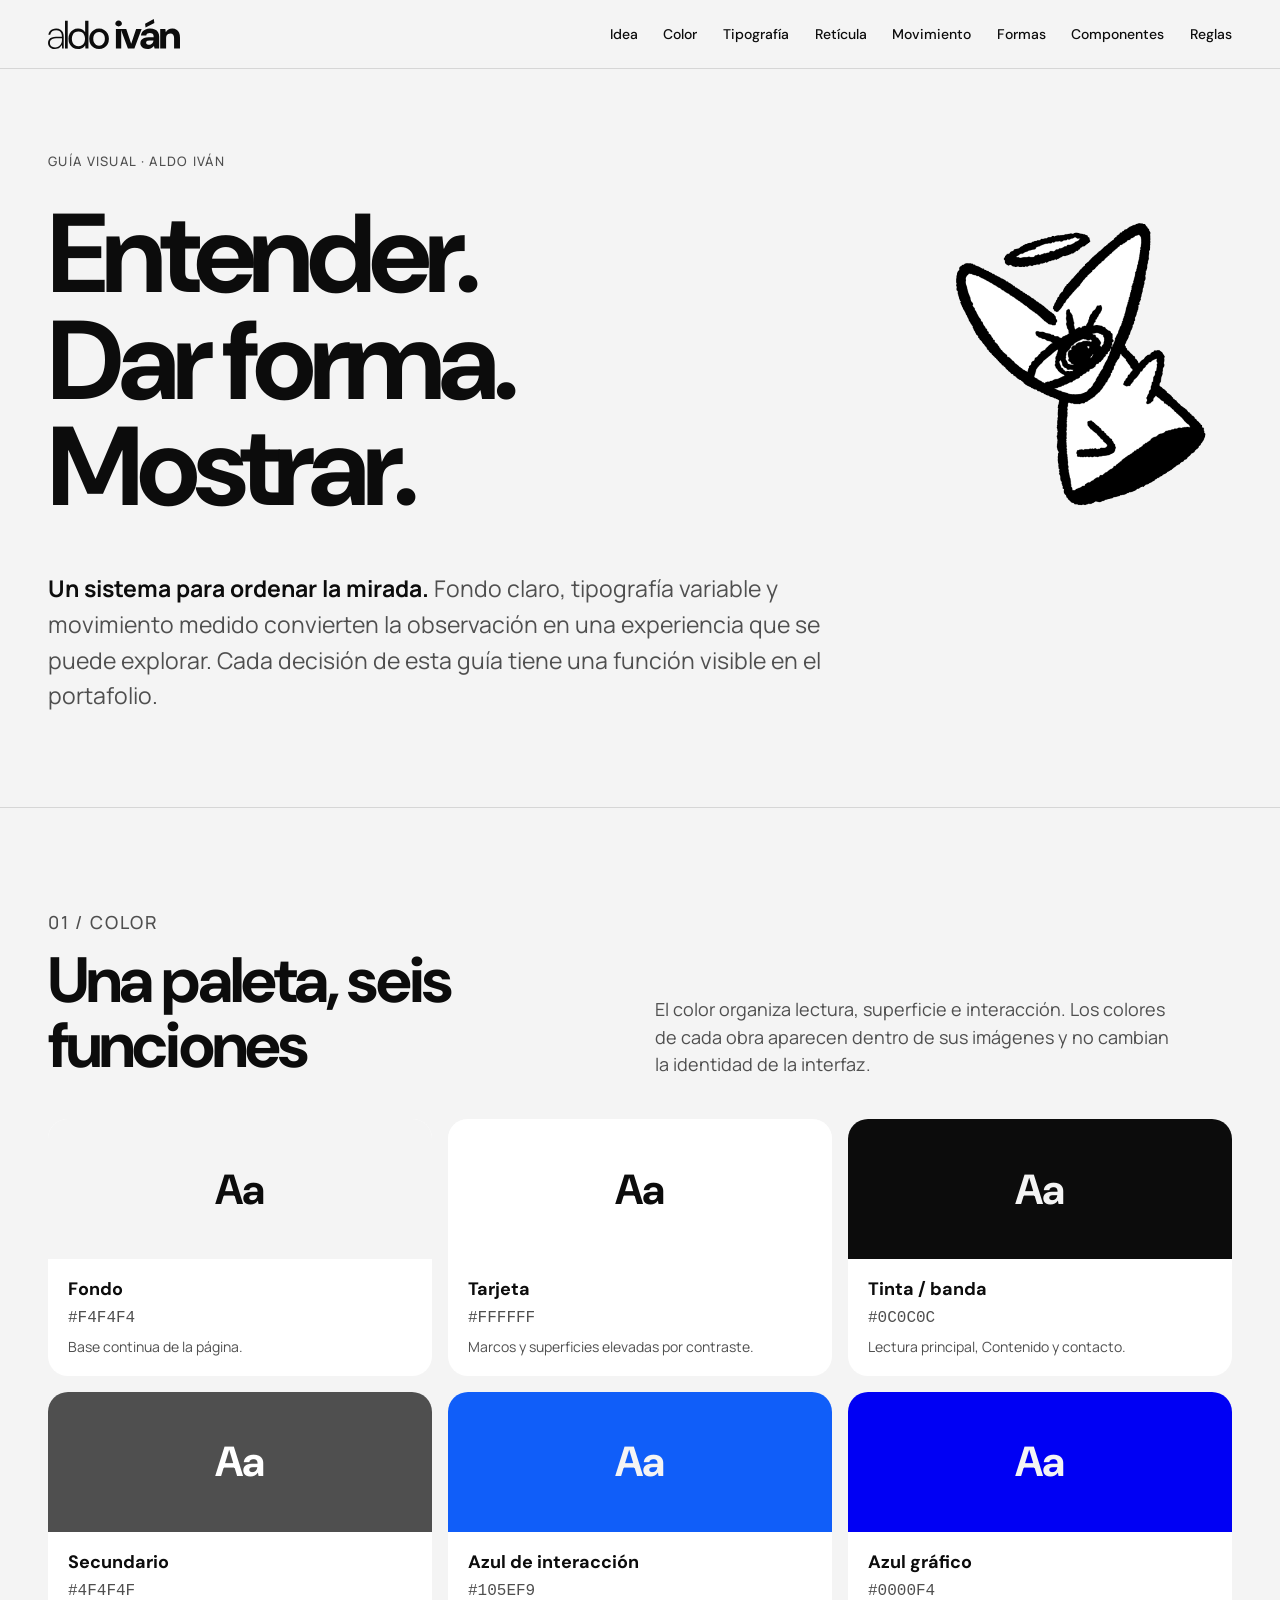
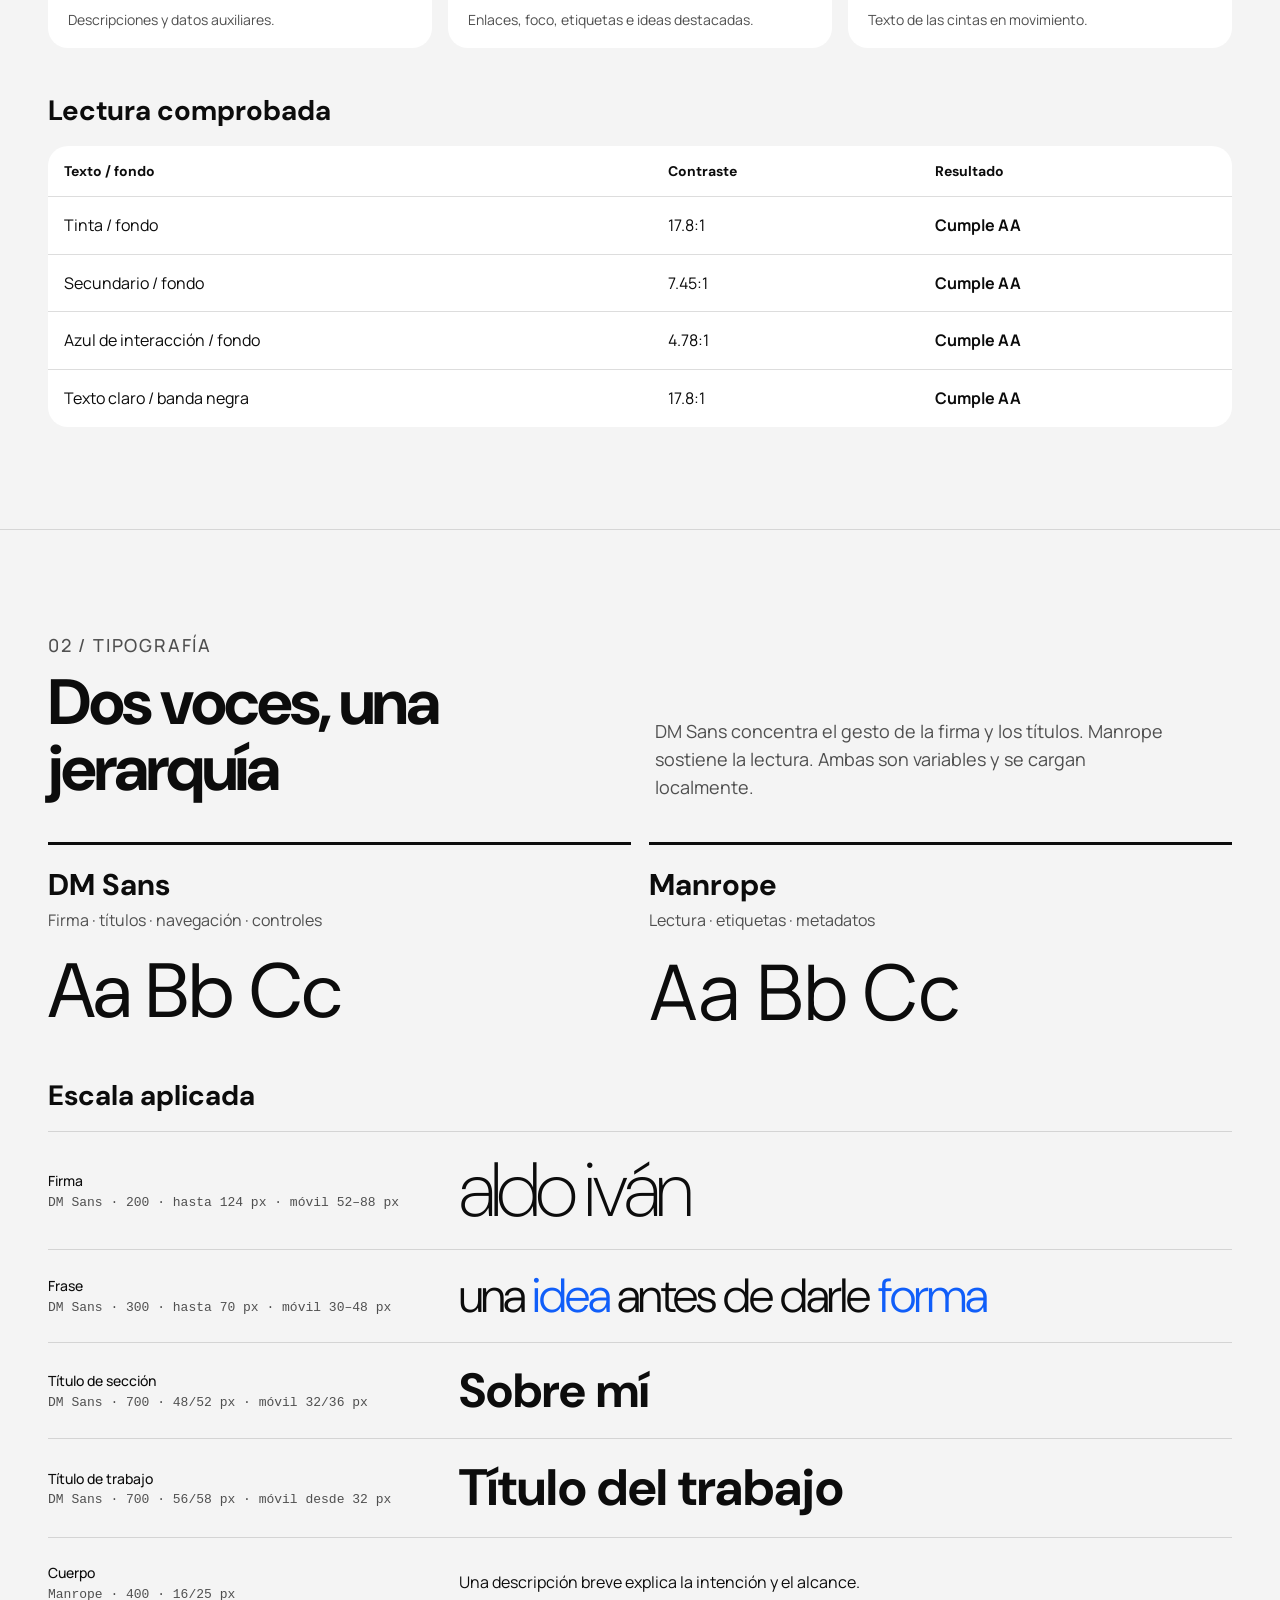
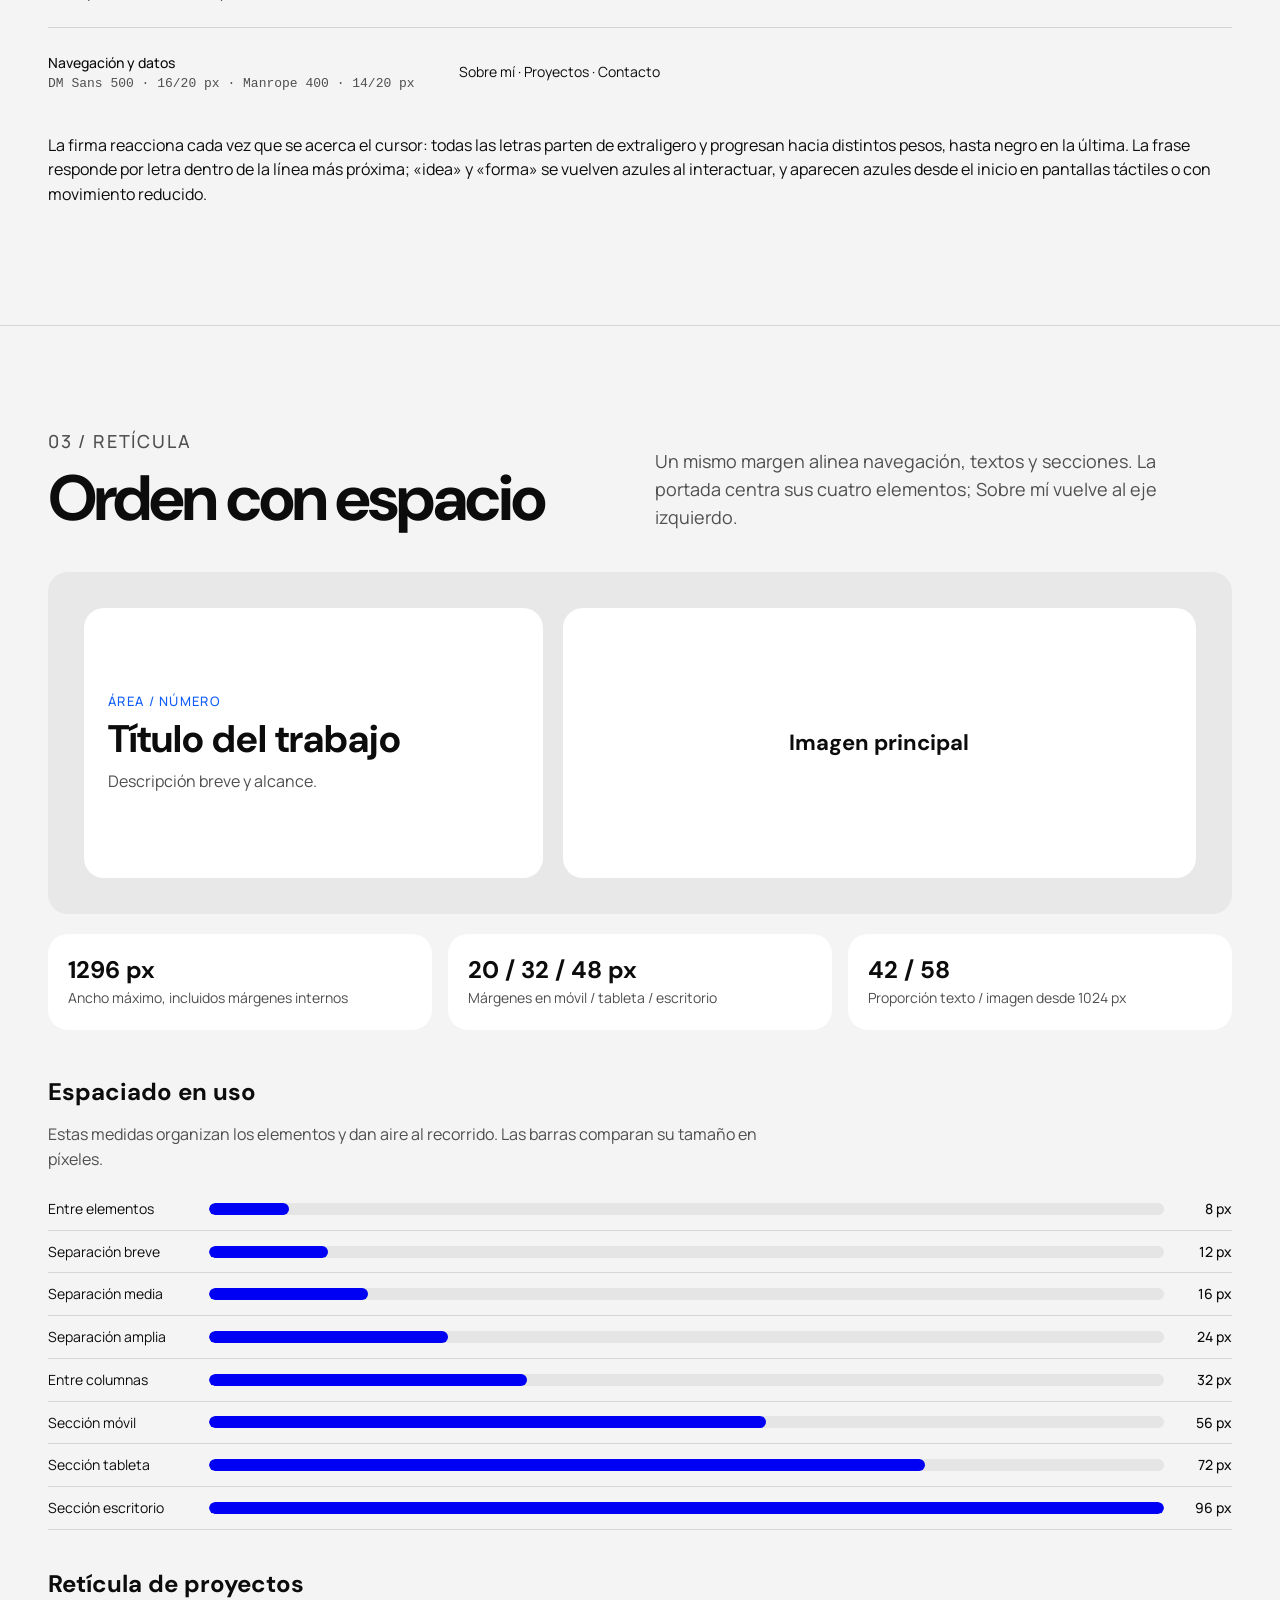
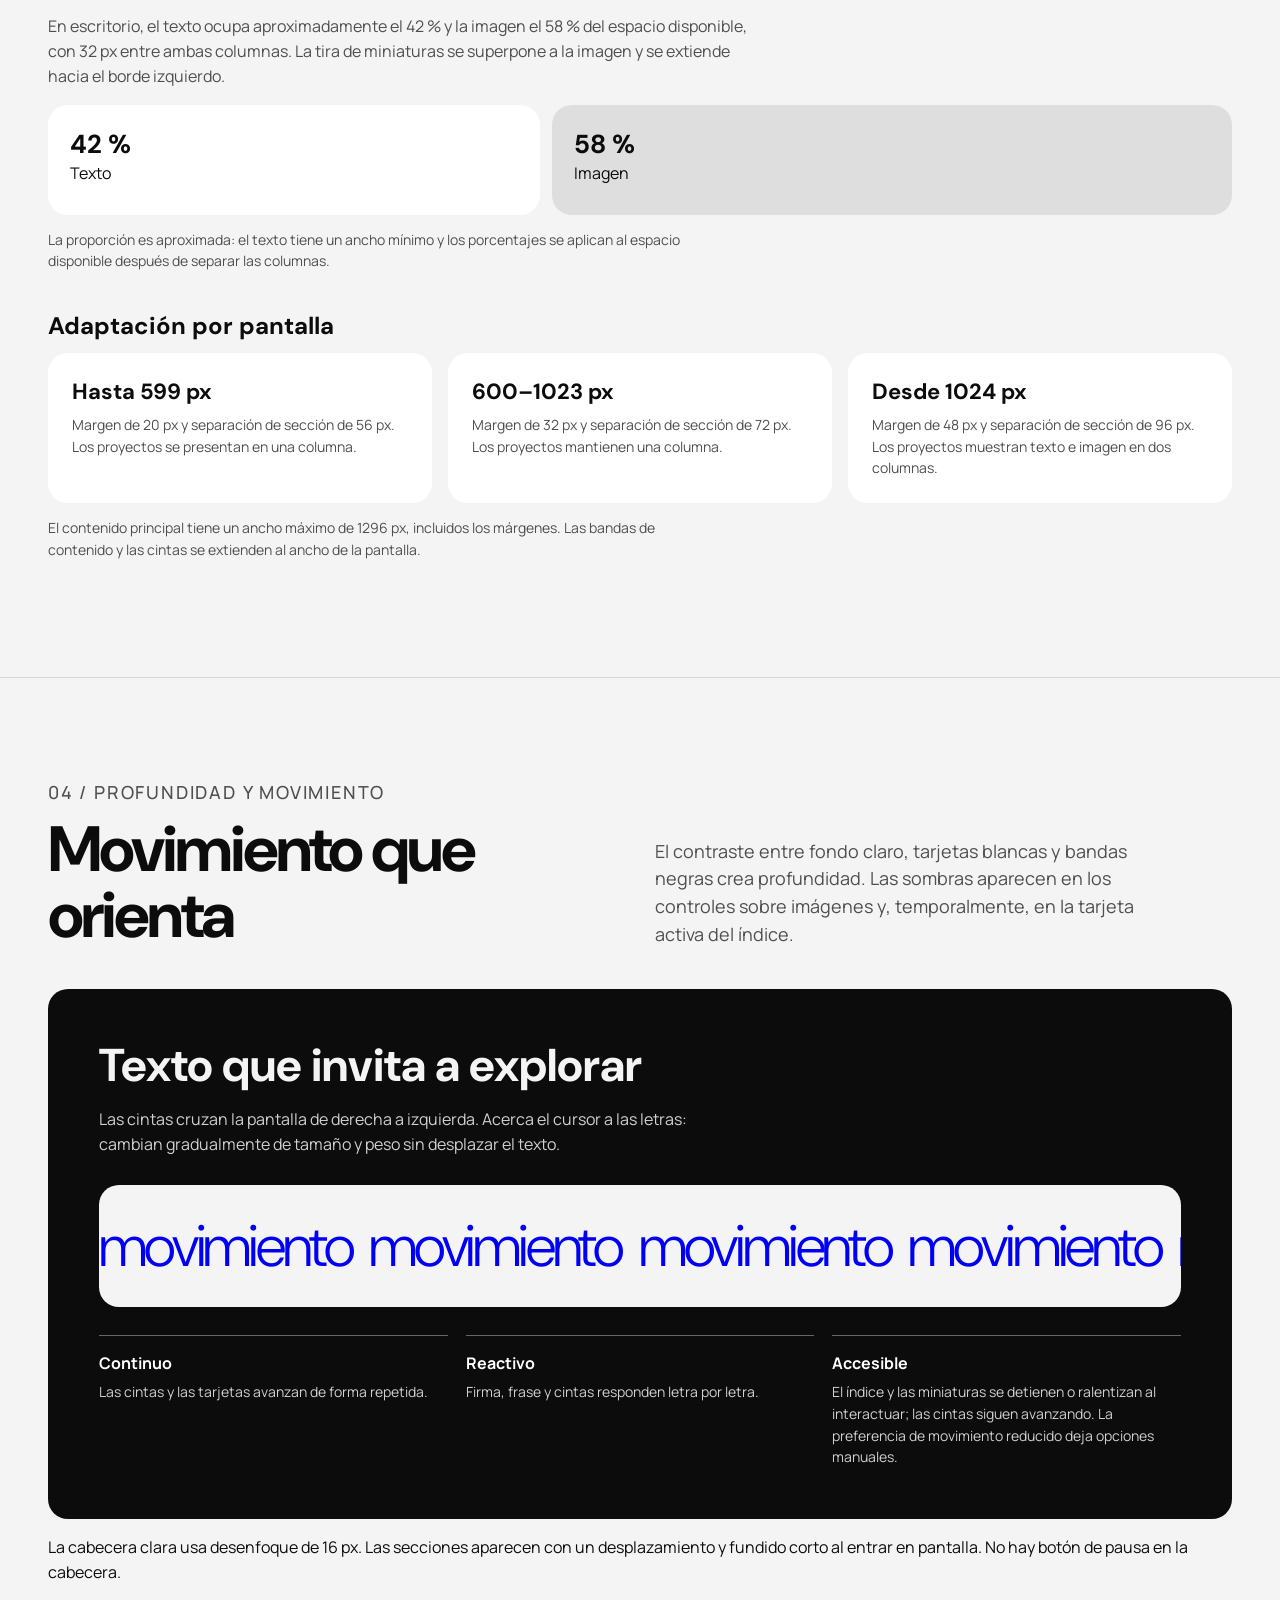
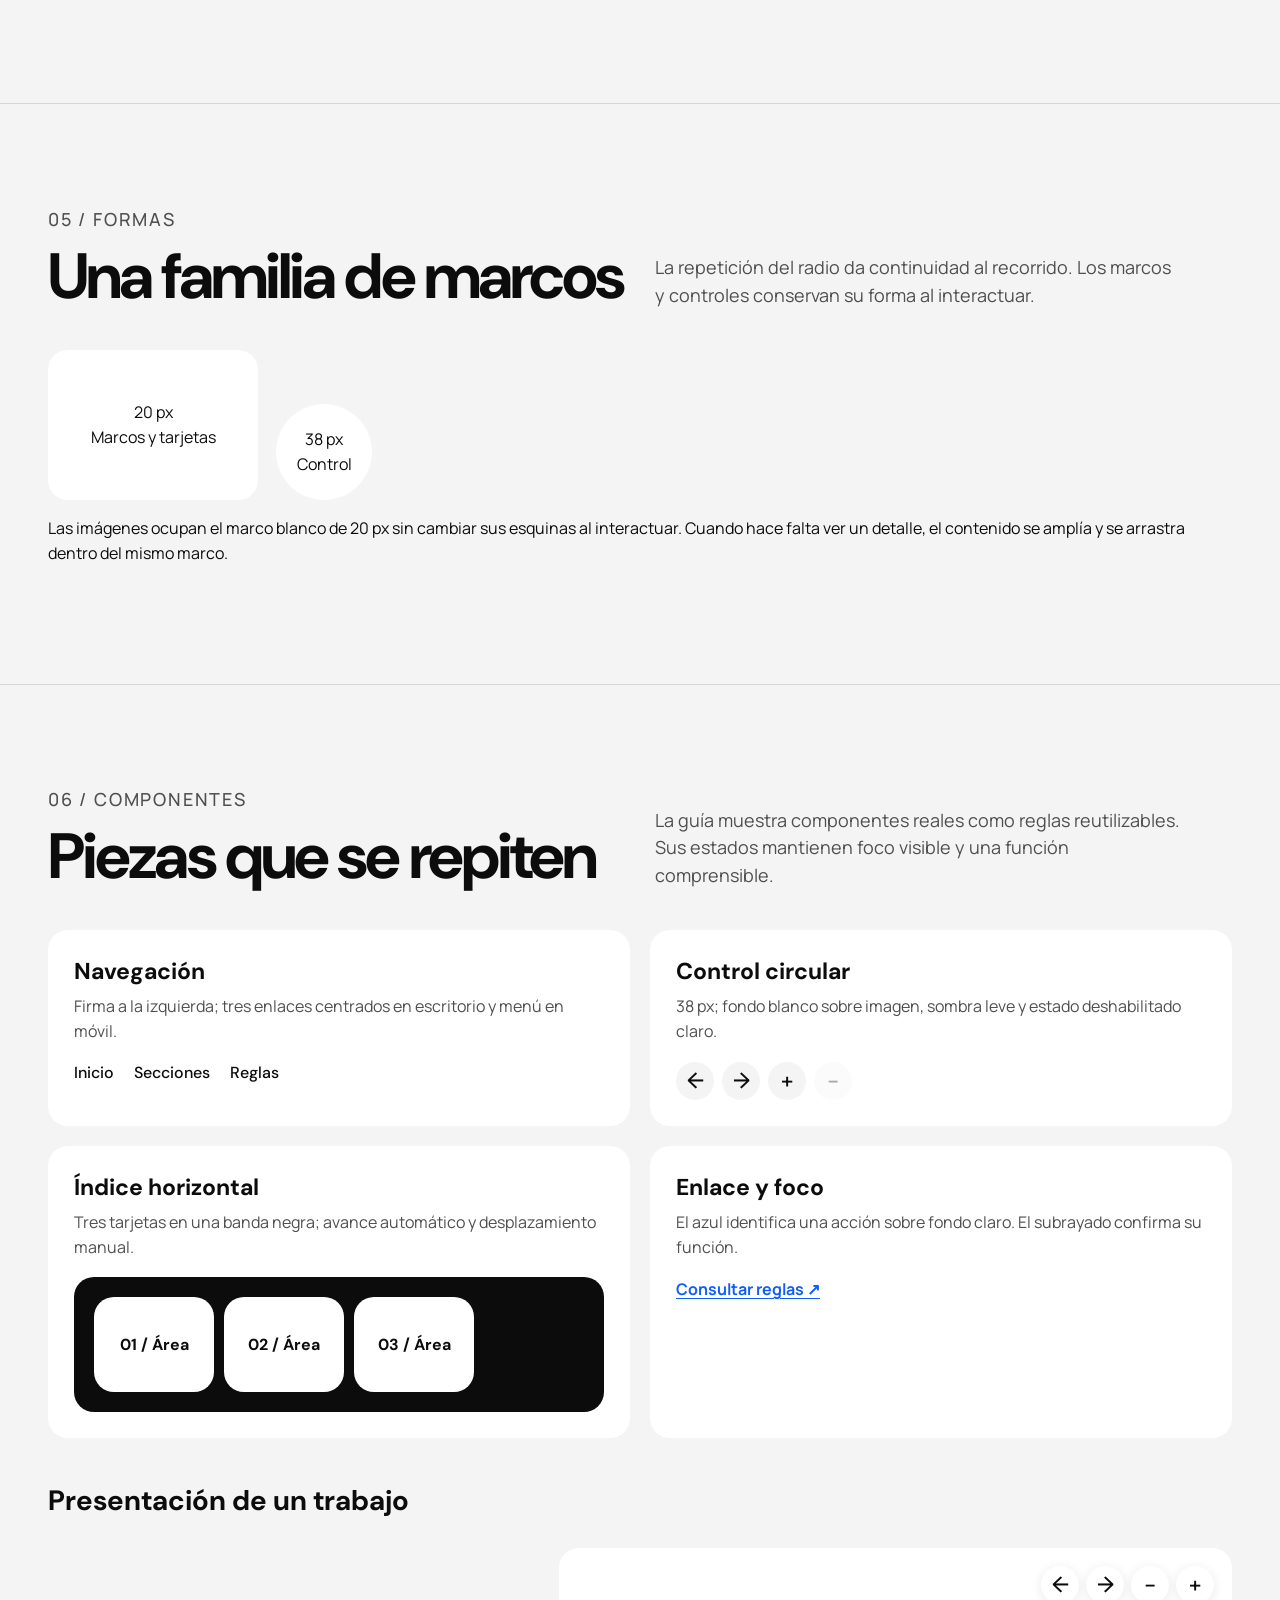
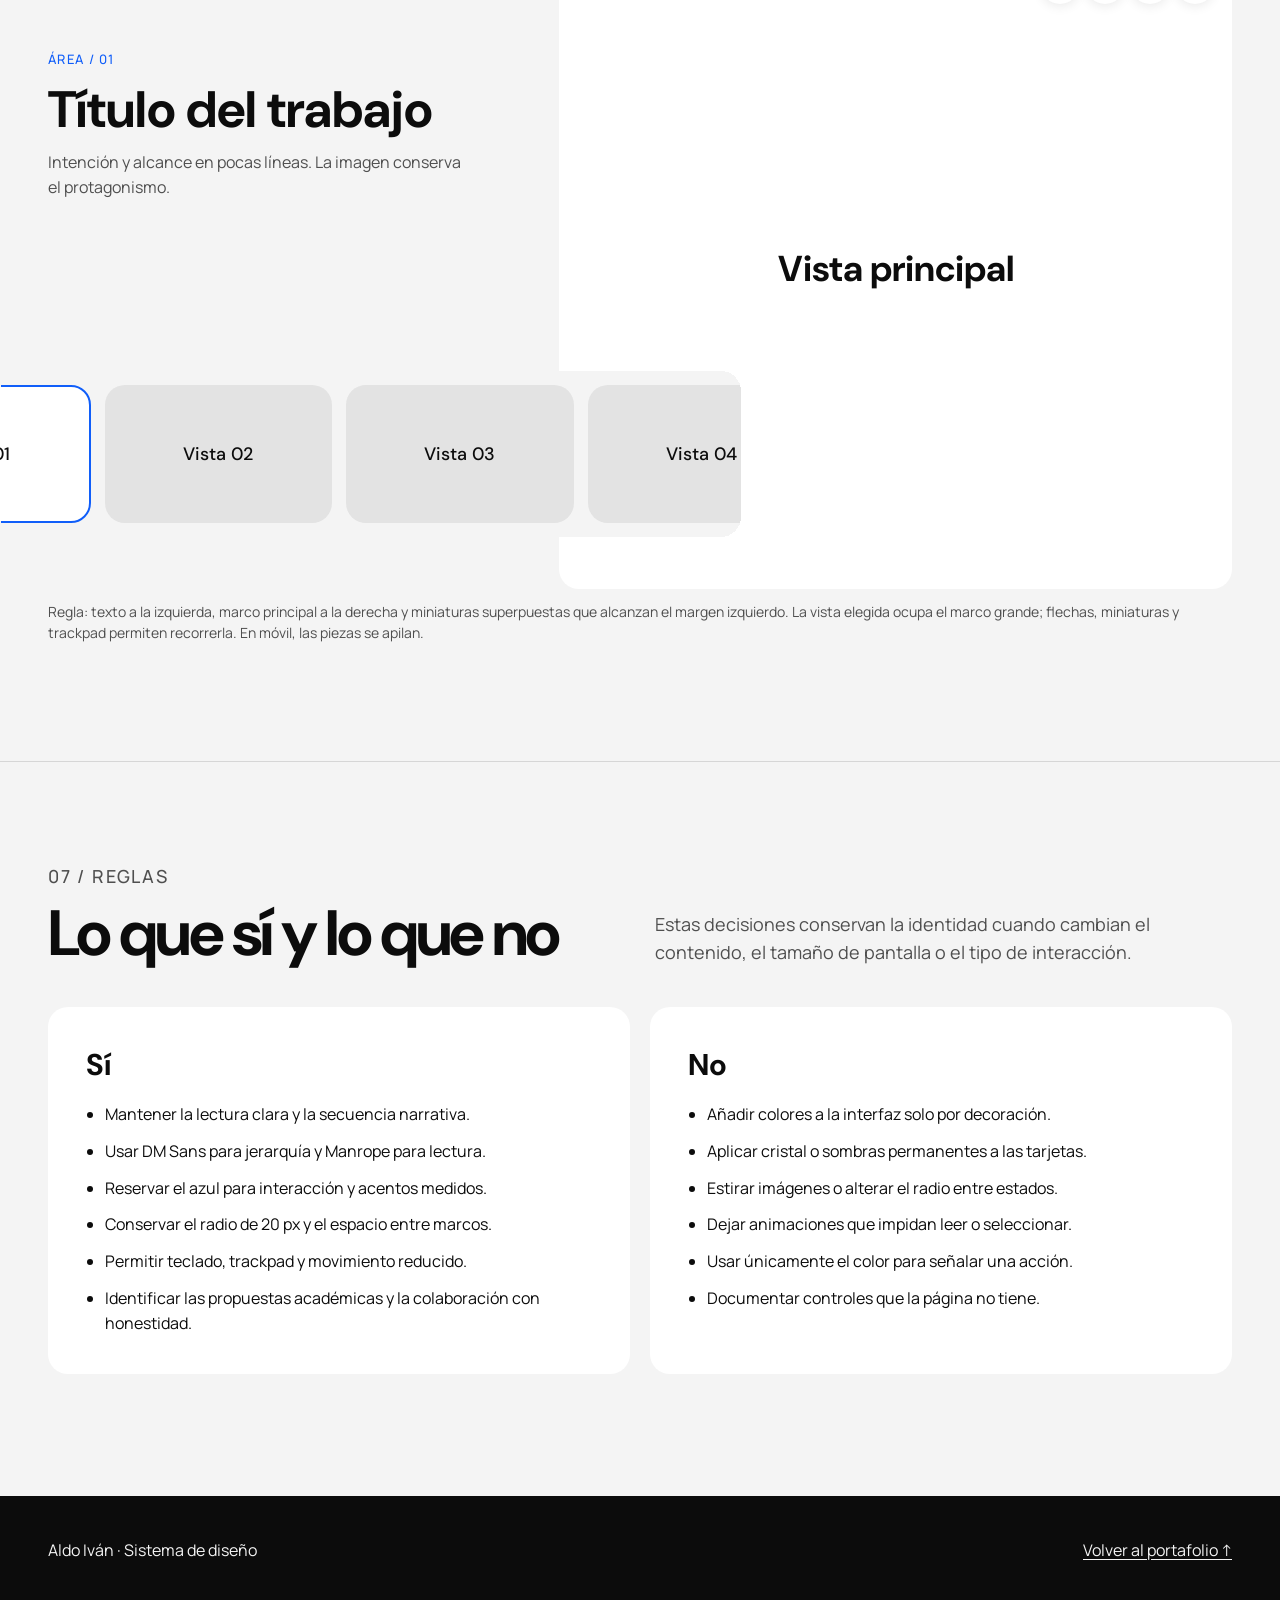
<file: design.html>
<!doctype html>
<html lang="es"><head><meta charset="utf-8"><meta name="viewport" content="width=device-width,initial-scale=1"><meta name="color-scheme" content="light"><title>Sistema de diseño · Aldo Iván</title><meta name="description" content="Guía visual del sistema de diseño de Aldo Iván"><link rel="stylesheet" href="styles/fonts.css"><style>
:root{--ink:#0c0c0c;--paper:#f4f4f4;--card:#fff;--muted:#4f4f4f;--blue:#105ef9;--graphic:#0000f4;--radius:20px;--pad:20px}*{box-sizing:border-box}html{scroll-behavior:smooth}body{margin:0;background:var(--paper);color:var(--ink);font:400 16px/1.55 'Manrope',sans-serif}button,a{font:inherit}a{color:inherit;text-underline-offset:.2em}button{cursor:pointer}:focus-visible{outline:3px solid var(--blue);outline-offset:4px}.sr-only{position:absolute;width:1px;height:1px;overflow:hidden;clip:rect(0,0,0,0)}.wrap{max-width:1296px;margin:auto;padding-inline:var(--pad)}.site-head{position:sticky;top:0;z-index:10;background:rgba(244,244,244,.88);backdrop-filter:blur(16px);border-bottom:1px solid #d6d6d6}.head-inner{min-height:68px;display:flex;align-items:center;justify-content:space-between;gap:20px}.brand img{display:block;width:132px;height:auto}.site-head nav{display:flex;gap:clamp(10px,2vw,28px);overflow:auto;white-space:nowrap}.site-head nav a{text-decoration:none;font:500 14px 'DM Sans',sans-serif}.site-head nav a:hover{text-decoration:underline}.intro{min-height:clamp(440px,70svh,700px);display:flex;flex-direction:column;justify-content:center;padding-block:70px}.eyebrow{font:500 13px/1.4 'Manrope',sans-serif;text-transform:uppercase;letter-spacing:.1em;color:var(--muted)}.intro h1{font:700 clamp(58px,9vw,112px)/.95 'DM Sans',sans-serif;letter-spacing:-.055em;margin:18px 0 28px;max-width:10ch}.intro p:last-child{font-size:clamp(18px,2vw,23px);max-width:60ch;color:var(--muted)}.intro strong{color:var(--ink)}section{border-top:1px solid #d6d6d6;padding-block:clamp(64px,8vw,104px);scroll-margin-top:80px}.section-top{display:grid;grid-template-columns:minmax(0,1fr) minmax(0,1fr);gap:30px;align-items:end;margin-bottom:40px}.section-top h2{font:700 clamp(40px,5vw,66px)/1.03 'DM Sans',sans-serif;letter-spacing:-.045em;margin:12px 0 0}.section-top p{color:var(--muted);font-size:18px;max-width:48ch;margin:0}.subhead{font:700 28px/1.2 'DM Sans',sans-serif;margin:46px 0 18px}.swatches{display:grid;grid-template-columns:repeat(3,minmax(0,1fr));gap:16px}.swatch{background:var(--card);border-radius:var(--radius);overflow:hidden}.swatch-preview{height:140px;display:grid;place-items:center;font:700 42px 'DM Sans',sans-serif}.swatch-info{padding:18px 20px}.swatch-info strong{display:block;font:700 18px 'DM Sans',sans-serif}.swatch-info code{display:block;color:var(--muted);margin:5px 0}.swatch-info p{margin:0;color:var(--muted);font-size:14px}.contrast{width:100%;border-collapse:collapse;background:var(--card);border-radius:var(--radius);overflow:hidden}.contrast th,.contrast td{text-align:left;padding:16px;border-bottom:1px solid #ddd}.contrast th{font:700 14px 'DM Sans',sans-serif}.contrast tr:last-child td{border:0}.pass{font-weight:700}.font-pair{display:grid;grid-template-columns:1fr 1fr;gap:18px}.font-card{border-top:3px solid var(--ink);padding-top:20px}.font-card h3{font:700 30px 'DM Sans',sans-serif;margin:0}.font-card p{color:var(--muted);margin:4px 0 16px}.font-card .sample{font-size:clamp(44px,6vw,80px);line-height:1.1}.font-card.manrope .sample{font-family:'Manrope',sans-serif}.type-row{display:grid;grid-template-columns:minmax(200px,1fr) minmax(0,2fr);gap:24px;align-items:center;border-top:1px solid #d4d4d4;padding:22px 0}.type-row:last-child{border-bottom:1px solid #d4d4d4}.type-row code{display:block;color:var(--muted);font-size:13px}.type-row strong{font:500 14px 'Manrope',sans-serif}.type-row .sample{font-family:'DM Sans',sans-serif}.sample.hero{font-size:clamp(48px,6vw,80px);font-weight:200;letter-spacing:-.05em;line-height:.95}.sample.statement{font-size:clamp(28px,4vw,48px);font-weight:300;letter-spacing:-.04em;line-height:1}.sample.section{font-size:clamp(32px,4vw,48px);font-weight:700;line-height:1.08}.sample.project{font-size:clamp(28px,4vw,56px);font-weight:700;line-height:1.04}.sample.body{font:400 16px/25px 'Manrope',sans-serif}.sample.meta{font:400 14px/20px 'Manrope',sans-serif}.blue{color:var(--blue)}.layout-board{background:#e8e8e8;border-radius:var(--radius);padding:clamp(18px,3vw,36px);display:grid;grid-template-columns:42fr 58fr;gap:20px}.layout-copy,.layout-image{background:var(--card);border-radius:var(--radius);padding:24px;min-height:270px}.layout-copy{display:flex;flex-direction:column;align-items:flex-start;justify-content:center}.layout-copy h3{font:700 clamp(24px,3vw,40px)/1 'DM Sans',sans-serif;margin:10px 0}.layout-copy p{color:var(--muted);margin:0}.layout-image{display:grid;place-items:center;font:700 22px 'DM Sans',sans-serif}.spec-list{display:grid;grid-template-columns:repeat(3,1fr);gap:16px;margin-top:20px}.spec-list div{background:var(--card);border-radius:var(--radius);padding:20px}.spec-list strong{display:block;font:700 24px 'DM Sans',sans-serif}.spec-list span{color:var(--muted);font-size:14px}.dark-panel{background:var(--ink);color:var(--paper);border-radius:var(--radius);padding:clamp(26px,4vw,52px)}.dark-panel h3{font:700 clamp(28px,4vw,46px)/1.1 'DM Sans',sans-serif;margin:0 0 14px}.dark-panel p{max-width:60ch;color:#d0d0d0}.motion-demo{overflow:hidden;background:var(--paper);color:var(--graphic);border-radius:var(--radius);padding:32px 0;margin:28px 0}.motion-track{width:max-content;display:flex;animation:drift 20s linear infinite}.motion-copy{flex:none;white-space:nowrap;padding-right:.45em;font:300 clamp(32px,5vw,58px)/1 'DM Sans',sans-serif;letter-spacing:-.055em}.motion-copy span{display:inline-block;transform-origin:center;transition:transform .18s,color .18s,font-weight .18s}.motion-demo:focus-within .motion-track{animation-play-state:paused}@keyframes drift{to{transform:translateX(-50%)}}.motion-notes{display:grid;grid-template-columns:repeat(3,1fr);gap:18px}.motion-notes div{border-top:1px solid #666;padding-top:15px}.motion-notes strong{display:block;color:#fff}.motion-notes p{font-size:14px;margin:6px 0 0}.shapes{display:flex;gap:18px;flex-wrap:wrap;align-items:end}.shape{background:var(--card);width:210px;height:150px;display:grid;place-items:center;text-align:center;padding:12px}.shape.round{border-radius:20px}.shape.circle{width:96px;height:96px;border-radius:50%}.shape.none{background:transparent;border:2px dashed #aaa}.components-grid{display:grid;grid-template-columns:repeat(2,minmax(0,1fr));gap:20px}.component{background:var(--card);border-radius:var(--radius);padding:26px;min-height:190px}.component h3{font:700 23px 'DM Sans',sans-serif;margin:0 0 8px}.component p{color:var(--muted);margin:0 0 18px}.mini-nav{display:flex;gap:20px;flex-wrap:wrap;font:500 16px 'DM Sans',sans-serif}.mini-nav a{text-decoration:none}.mini-nav a:hover{text-decoration:underline}.controls{display:flex;gap:8px}.controls span{width:38px;height:38px;border-radius:50%;background:var(--paper);display:grid;place-items:center;font:500 22px 'DM Sans',sans-serif}.controls span.is-disabled{opacity:.35}.index-mini{background:var(--ink);padding:20px;border-radius:var(--radius);display:flex;gap:10px;overflow:hidden}.index-mini span{display:grid;place-items:center;flex:none;width:120px;height:95px;border-radius:20px;background:var(--card);font:700 16px 'DM Sans',sans-serif}.component a.blue-link{color:var(--blue);font-weight:700}.gallery-demo{position:relative;background:var(--paper);border-radius:var(--radius);padding:36px 36px 145px;margin-top:22px;display:grid;grid-template-columns:42fr 58fr;gap:24px;overflow:hidden}.gallery-text{padding:42px 10px 0 10px}.gallery-text h3{font:700 clamp(32px,4vw,54px)/1.05 'DM Sans',sans-serif;margin:14px 0}.gallery-text p{max-width:27ch;color:var(--muted)}.gallery-main{background:var(--card);border-radius:20px;min-height:360px;display:grid;place-items:center;text-align:center;font:700 clamp(24px,3vw,36px) 'DM Sans',sans-serif}.gallery-thumbs{position:absolute;left:0;bottom:42px;display:flex;gap:12px;width:62%;padding:0 8px}.gallery-thumbs button{border:0;border-radius:20px;background:#e3e3e3;flex:1;height:110px;font:500 14px 'DM Sans',sans-serif}.gallery-thumbs button[aria-pressed=true]{background:var(--card);outline:2px solid var(--blue);outline-offset:-2px}.gallery-caption{color:var(--muted);font-size:14px;margin-top:12px}.rules{display:grid;grid-template-columns:1fr 1fr;gap:20px}.rule-card{background:var(--card);border-radius:var(--radius);padding:clamp(22px,3vw,38px)}.rule-card h3{font:700 30px 'DM Sans',sans-serif;margin:0 0 18px}.rule-card ul{margin:0;padding-left:1.2em}.rule-card li+li{margin-top:12px}.footer{background:var(--ink);color:var(--paper);padding-block:42px;margin-top:20px}.footer .wrap{display:flex;justify-content:space-between;gap:24px}.footer a{color:inherit}@media(min-width:600px){:root{--pad:32px}}@media(min-width:1024px){:root{--pad:48px}}@media(max-width:750px){.head-inner{align-items:flex-start;flex-direction:column;padding-block:14px}.site-head nav{width:100%;padding-bottom:4px}.section-top,.font-pair,.components-grid,.rules{grid-template-columns:1fr}.swatches,.spec-list,.motion-notes{grid-template-columns:repeat(2,1fr)}.layout-board,.gallery-demo{grid-template-columns:1fr}.gallery-demo{padding:20px 20px 130px}.gallery-main{min-height:280px}.gallery-thumbs{width:88%;bottom:18px}.type-row{grid-template-columns:1fr;gap:6px}}@media(max-width:480px){.swatches,.spec-list,.motion-notes{grid-template-columns:1fr}.swatch-preview{height:100px}.gallery-thumbs button{height:82px}.contrast{font-size:13px}.contrast th,.contrast td{padding:10px}}@media(prefers-reduced-motion:reduce){html{scroll-behavior:auto}.motion-track{animation:none}.motion-copy span{transition:none}}
/* La muestra repite la retícula y la tira superpuesta de los proyectos. */
.intro-title{display:flex;align-items:center;justify-content:space-between;gap:24px}.intro-title img{width:clamp(135px,23vw,290px);height:auto;object-fit:contain;flex:none}
.gallery-demo{position:relative;display:grid;grid-template-columns:42fr 58fr;gap:24px;min-height:610px;padding:0;margin-top:30px;overflow:visible;background:transparent;border-radius:0}.gallery-text{display:flex;flex-direction:column;justify-content:center;align-items:flex-start;align-self:start;padding:clamp(48px,8vw,128px) 20px 0 0}.gallery-text p{max-width:42ch;margin:0 0 12px}.gallery-stage{position:relative;min-width:0}.gallery-main{position:relative;aspect-ratio:1.05;min-height:560px;display:grid;place-items:center;background:#fff;border-radius:var(--radius);overflow:hidden}.gallery-main>span{transition:opacity .24s ease,transform .35s ease;transform:scale(var(--demo-zoom,1))}.gallery-main.is-changing>span{opacity:.35}.gallery-controls{position:absolute;right:18px;top:18px;display:flex;gap:7px;z-index:2}.gallery-controls button{width:38px;height:38px;display:grid;place-items:center;border:0;border-radius:50%;background:#fff;color:var(--ink);box-shadow:0 2px 12px #00000017;font:500 22px 'DM Sans',sans-serif}
.gallery-thumbs{position:absolute;z-index:3;left:calc(-1 * var(--stage-left,0px));top:66%;bottom:auto;width:calc(var(--stage-left,0px) + 27%);height:clamp(130px,13vw,190px);display:flex;gap:14px;padding:14px;background:var(--paper);border-radius:var(--radius);overflow-x:auto;overflow-y:hidden;scrollbar-width:none;touch-action:pan-x;overscroll-behavior-inline:contain}.gallery-thumbs::-webkit-scrollbar{display:none}.gallery-thumbs button{flex:0 0 calc((var(--stage-width,600px) * 1.05 - 24px)/3);height:100%;border:0;border-radius:var(--radius);background:#e3e3e3;color:var(--ink);font:500 18px 'DM Sans',sans-serif}.gallery-thumbs button[aria-pressed=true]{background:#fff}
@media(min-width:1024px){.gallery-thumbs{width:calc(var(--stage-left,0px) + 27%)}}@media(min-width:751px) and (max-width:1023px){.gallery-thumbs{width:calc(100% + var(--stage-left,0px))}}@media(max-width:1023px){.gallery-demo{grid-template-columns:1fr;gap:18px;min-height:0;padding-bottom:100px}.gallery-text{padding:0}.gallery-main{min-height:360px}.gallery-thumbs{left:0;top:auto;bottom:-75px;width:100%;height:105px;padding:10px;gap:10px}.gallery-thumbs button{flex-basis:calc((100% - 24px)/3);height:100%}.gallery-controls{right:10px;top:10px}}
@media(max-width:480px){.intro-title{gap:6px}.intro-title img{width:25vw}.gallery-main{min-height:300px}.gallery-controls button{width:34px;height:34px;font-size:19px}}
@media(prefers-reduced-motion:reduce){.gallery-main>span{transition:none}}
.layout-details{margin-top:48px}.layout-details h3{font:700 24px/1.2 'DM Sans',sans-serif;margin:40px 0 12px}.layout-details p{color:var(--muted);max-width:72ch}.spacing-row{display:grid;grid-template-columns:145px 1fr 52px;align-items:center;gap:16px;padding:10px 0;border-bottom:1px solid #d6d6d6;font-size:14px}.spacing-track{height:12px;background:#e5e5e5;border-radius:999px;overflow:hidden}.spacing-track span{display:block;height:100%;width:var(--w);background:var(--graphic);border-radius:inherit}.spacing-row b{text-align:right;font-weight:500}.layout-ranges{display:grid;grid-template-columns:repeat(3,1fr);gap:16px}.layout-range{padding:24px;border-radius:var(--radius);background:var(--card)}.layout-range strong{display:block;font:700 22px 'DM Sans',sans-serif}.layout-range p{font-size:14px;margin:8px 0 0}.ratio-visual{display:grid;grid-template-columns:42fr 58fr;gap:12px}.ratio-visual div{padding:22px;background:#fff;border-radius:var(--radius);min-height:110px}.ratio-visual div:last-child{background:#dedede}.ratio-visual strong{display:block;font:700 26px 'DM Sans',sans-serif}.layout-note{font-size:14px}@media(max-width:750px){.layout-ranges{grid-template-columns:1fr}.spacing-row{grid-template-columns:110px 1fr 46px;gap:8px}.ratio-visual{grid-template-columns:1fr}.ratio-visual div{min-height:70px}}</style></head><body><a class="sr-only" href="#principal">Saltar al contenido</a><header class="site-head"><div class="wrap head-inner"><a class="brand" href="index.html" aria-label="Volver al portafolio"><img src="assets/aldoivan.svg" alt="Aldo Iván"></a><nav aria-label="Secciones de la guía"><a href="#overview">Idea</a><a href="#colors">Color</a><a href="#typography">Tipografía</a><a href="#layout">Retícula</a><a href="#motion">Movimiento</a><a href="#shapes">Formas</a><a href="#components">Componentes</a><a href="#rules">Reglas</a></nav></div></header><main id="principal"><div class="wrap intro" id="overview"><p class="eyebrow">Guía visual · Aldo Iván</p><div class="intro-title"><h1>Entender.<br>Dar forma.<br>Mostrar.</h1><img src="assets/yo-portada.png" alt="Personaje de Aldo Iván saludando"></div><p><strong>Un sistema para ordenar la mirada.</strong> Fondo claro, tipografía variable y movimiento medido convierten la observación en una experiencia que se puede explorar. Cada decisión de esta guía tiene una función visible en el portafolio.</p></div>
<section id="colors"><div class="wrap"><div class="section-top"><div><p class="eyebrow">01 / Color</p><h2>Una paleta, seis funciones</h2></div><p>El color organiza lectura, superficie e interacción. Los colores de cada obra aparecen dentro de sus imágenes y no cambian la identidad de la interfaz.</p></div><div class="swatches">
<div class="swatch"><div class="swatch-preview" style="background:#f4f4f4;color:#0c0c0c">Aa</div><div class="swatch-info"><strong>Fondo</strong><code>#F4F4F4</code><p>Base continua de la página.</p></div></div><div class="swatch"><div class="swatch-preview" style="background:#fff;color:#0c0c0c">Aa</div><div class="swatch-info"><strong>Tarjeta</strong><code>#FFFFFF</code><p>Marcos y superficies elevadas por contraste.</p></div></div><div class="swatch"><div class="swatch-preview" style="background:#0c0c0c;color:#f4f4f4">Aa</div><div class="swatch-info"><strong>Tinta / banda</strong><code>#0C0C0C</code><p>Lectura principal, Contenido y contacto.</p></div></div><div class="swatch"><div class="swatch-preview" style="background:#4f4f4f;color:#fff">Aa</div><div class="swatch-info"><strong>Secundario</strong><code>#4F4F4F</code><p>Descripciones y datos auxiliares.</p></div></div><div class="swatch"><div class="swatch-preview" style="background:#105ef9;color:#f4f4f4">Aa</div><div class="swatch-info"><strong>Azul de interacción</strong><code>#105EF9</code><p>Enlaces, foco, etiquetas e ideas destacadas.</p></div></div><div class="swatch"><div class="swatch-preview" style="background:#0000f4;color:#f4f4f4">Aa</div><div class="swatch-info"><strong>Azul gráfico</strong><code>#0000F4</code><p>Texto de las cintas en movimiento.</p></div></div></div><h3 class="subhead">Lectura comprobada</h3><table class="contrast"><thead><tr><th>Texto / fondo</th><th>Contraste</th><th>Resultado</th></tr></thead><tbody><tr><td>Tinta / fondo</td><td>17.8:1</td><td class="pass">Cumple AA</td></tr><tr><td>Secundario / fondo</td><td>7.45:1</td><td class="pass">Cumple AA</td></tr><tr><td>Azul de interacción / fondo</td><td>4.78:1</td><td class="pass">Cumple AA</td></tr><tr><td>Texto claro / banda negra</td><td>17.8:1</td><td class="pass">Cumple AA</td></tr></tbody></table></div></section>
<section id="typography"><div class="wrap"><div class="section-top"><div><p class="eyebrow">02 / Tipografía</p><h2>Dos voces, una jerarquía</h2></div><p>DM Sans concentra el gesto de la firma y los títulos. Manrope sostiene la lectura. Ambas son variables y se cargan localmente.</p></div><div class="font-pair"><div class="font-card"><h3>DM Sans</h3><p>Firma · títulos · navegación · controles</p><div class="sample" style="font-family:'DM Sans',sans-serif">Aa Bb Cc</div></div><div class="font-card manrope"><h3>Manrope</h3><p>Lectura · etiquetas · metadatos</p><div class="sample">Aa Bb Cc</div></div></div><h3 class="subhead">Escala aplicada</h3><div class="type-row"><div><strong>Firma</strong><code>DM Sans · 200 · hasta 124 px · móvil 52–88 px</code></div><div class="sample hero">aldo iván</div></div><div class="type-row"><div><strong>Frase</strong><code>DM Sans · 300 · hasta 70 px · móvil 30–48 px</code></div><div class="sample statement">una <span class="blue">idea</span> antes de darle <span class="blue">forma</span></div></div><div class="type-row"><div><strong>Título de sección</strong><code>DM Sans · 700 · 48/52 px · móvil 32/36 px</code></div><div class="sample section">Sobre mí</div></div><div class="type-row"><div><strong>Título de trabajo</strong><code>DM Sans · 700 · 56/58 px · móvil desde 32 px</code></div><div class="sample project">Título del trabajo</div></div><div class="type-row"><div><strong>Cuerpo</strong><code>Manrope · 400 · 16/25 px</code></div><div class="sample body">Una descripción breve explica la intención y el alcance.</div></div><div class="type-row"><div><strong>Navegación y datos</strong><code>DM Sans 500 · 16/20 px · Manrope 400 · 14/20 px</code></div><div class="sample meta">Sobre mí · Proyectos · Contacto</div></div><p>La firma reacciona cada vez que se acerca el cursor: todas las letras parten de extraligero y progresan hacia distintos pesos, hasta negro en la última. La frase responde por letra dentro de la línea más próxima; «idea» y «forma» se vuelven azules al interactuar, y aparecen azules desde el inicio en pantallas táctiles o con movimiento reducido.</p></div></section>
<section id="layout"><div class="wrap"><div class="section-top"><div><p class="eyebrow">03 / Retícula</p><h2>Orden con espacio</h2></div><p>Un mismo margen alinea navegación, textos y secciones. La portada centra sus cuatro elementos; Sobre mí vuelve al eje izquierdo.</p></div><div class="layout-board" aria-label="Esquema de composición en escritorio"><div class="layout-copy"><span class="eyebrow blue">Área / número</span><h3>Título del trabajo</h3><p>Descripción breve y alcance.</p></div><div class="layout-image">Imagen principal</div></div><div class="spec-list"><div><strong>1296 px</strong><span>Ancho máximo, incluidos márgenes internos</span></div><div><strong>20 / 32 / 48 px</strong><span>Márgenes en móvil / tableta / escritorio</span></div><div><strong>42 / 58</strong><span>Proporción texto / imagen desde 1024 px</span></div></div><div class="layout-details"><h3>Espaciado en uso</h3><p>Estas medidas organizan los elementos y dan aire al recorrido. Las barras comparan su tamaño en píxeles.</p><div aria-label="Escala de espaciado"><div class="spacing-row"><span>Entre elementos</span><div class="spacing-track" aria-hidden="true"><span style="--w:8.33%"></span></div><b>8 px</b></div><div class="spacing-row"><span>Separación breve</span><div class="spacing-track" aria-hidden="true"><span style="--w:12.50%"></span></div><b>12 px</b></div><div class="spacing-row"><span>Separación media</span><div class="spacing-track" aria-hidden="true"><span style="--w:16.67%"></span></div><b>16 px</b></div><div class="spacing-row"><span>Separación amplia</span><div class="spacing-track" aria-hidden="true"><span style="--w:25.00%"></span></div><b>24 px</b></div><div class="spacing-row"><span>Entre columnas</span><div class="spacing-track" aria-hidden="true"><span style="--w:33.33%"></span></div><b>32 px</b></div><div class="spacing-row"><span>Sección móvil</span><div class="spacing-track" aria-hidden="true"><span style="--w:58.33%"></span></div><b>56 px</b></div><div class="spacing-row"><span>Sección tableta</span><div class="spacing-track" aria-hidden="true"><span style="--w:75.00%"></span></div><b>72 px</b></div><div class="spacing-row"><span>Sección escritorio</span><div class="spacing-track" aria-hidden="true"><span style="--w:100.00%"></span></div><b>96 px</b></div></div><h3>Retícula de proyectos</h3><p>En escritorio, el texto ocupa aproximadamente el 42 % y la imagen el 58 % del espacio disponible, con 32 px entre ambas columnas. La tira de miniaturas se superpone a la imagen y se extiende hacia el borde izquierdo.</p><div class="ratio-visual" aria-label="Dos columnas: texto 42 por ciento e imagen 58 por ciento"><div><strong>42 %</strong>Texto</div><div><strong>58 %</strong>Imagen</div></div><p class="layout-note">La proporción es aproximada: el texto tiene un ancho mínimo y los porcentajes se aplican al espacio disponible después de separar las columnas.</p><h3>Adaptación por pantalla</h3><div class="layout-ranges"><div class="layout-range"><strong>Hasta 599 px</strong><p>Margen de 20 px y separación de sección de 56 px. Los proyectos se presentan en una columna.</p></div><div class="layout-range"><strong>600–1023 px</strong><p>Margen de 32 px y separación de sección de 72 px. Los proyectos mantienen una columna.</p></div><div class="layout-range"><strong>Desde 1024 px</strong><p>Margen de 48 px y separación de sección de 96 px. Los proyectos muestran texto e imagen en dos columnas.</p></div></div><p class="layout-note">El contenido principal tiene un ancho máximo de 1296 px, incluidos los márgenes. Las bandas de contenido y las cintas se extienden al ancho de la pantalla.</p></div></div></section>
<section id="motion"><div class="wrap"><div class="section-top"><div><p class="eyebrow">04 / Profundidad y movimiento</p><h2>Movimiento que orienta</h2></div><p>El contraste entre fondo claro, tarjetas blancas y bandas negras crea profundidad. Las sombras aparecen en los controles sobre imágenes y, temporalmente, en la tarjeta activa del índice.</p></div><div class="dark-panel"><h3>Texto que invita a explorar</h3><p>Las cintas cruzan la pantalla de derecha a izquierda. Acerca el cursor a las letras: cambian gradualmente de tamaño y peso sin desplazar el texto.</p><div class="motion-demo" aria-label="Muestra de una cinta de texto animada"><div class="motion-track" id="motion-track"><div class="motion-copy" aria-hidden="true">movimiento&nbsp; movimiento&nbsp; movimiento&nbsp; movimiento&nbsp; movimiento&nbsp; movimiento&nbsp; movimiento&nbsp;</div><div class="motion-copy" aria-hidden="true">movimiento&nbsp; movimiento&nbsp; movimiento&nbsp; movimiento&nbsp; movimiento&nbsp; movimiento&nbsp; movimiento&nbsp;</div></div></div><div class="motion-notes"><div><strong>Continuo</strong><p>Las cintas y las tarjetas avanzan de forma repetida.</p></div><div><strong>Reactivo</strong><p>Firma, frase y cintas responden letra por letra.</p></div><div><strong>Accesible</strong><p>El índice y las miniaturas se detienen o ralentizan al interactuar; las cintas siguen avanzando. La preferencia de movimiento reducido deja opciones manuales.</p></div></div></div><p>La cabecera clara usa desenfoque de 16 px. Las secciones aparecen con un desplazamiento y fundido corto al entrar en pantalla. No hay botón de pausa en la cabecera.</p></div></section>
<section id="shapes"><div class="wrap"><div class="section-top"><div><p class="eyebrow">05 / Formas</p><h2>Una familia de marcos</h2></div><p>La repetición del radio da continuidad al recorrido. Los marcos y controles conservan su forma al interactuar.</p></div><div class="shapes"><div class="shape round">20 px<br>Marcos y tarjetas</div><div class="shape circle">38 px<br>Control</div></div><p>Las imágenes ocupan el marco blanco de 20 px sin cambiar sus esquinas al interactuar. Cuando hace falta ver un detalle, el contenido se amplía y se arrastra dentro del mismo marco.</p></div></section>
<section id="components"><div class="wrap"><div class="section-top"><div><p class="eyebrow">06 / Componentes</p><h2>Piezas que se repiten</h2></div><p>La guía muestra componentes reales como reglas reutilizables. Sus estados mantienen foco visible y una función comprensible.</p></div><div class="components-grid"><div class="component"><h3>Navegación</h3><p>Firma a la izquierda; tres enlaces centrados en escritorio y menú en móvil.</p><div class="mini-nav"><a href="#overview">Inicio</a><a href="#layout">Secciones</a><a href="#rules">Reglas</a></div></div><div class="component"><h3>Control circular</h3><p>38 px; fondo blanco sobre imagen, sombra leve y estado deshabilitado claro.</p><div class="controls" aria-hidden="true"><span>←</span><span>→</span><span>+</span><span class="is-disabled">−</span></div></div><div class="component"><h3>Índice horizontal</h3><p>Tres tarjetas en una banda negra; avance automático y desplazamiento manual.</p><div class="index-mini" aria-hidden="true"><span>01 / Área</span><span>02 / Área</span><span>03 / Área</span></div></div><div class="component"><h3>Enlace y foco</h3><p>El azul identifica una acción sobre fondo claro. El subrayado confirma su función.</p><a class="blue-link" href="#rules">Consultar reglas ↗</a></div></div><h3 class="subhead">Presentación de un trabajo</h3><div class="gallery-demo"><div class="gallery-text"><span class="eyebrow blue">Área / 01</span><h3>Título del trabajo</h3><p>Intención y alcance en pocas líneas. La imagen conserva el protagonismo.</p></div><div class="gallery-stage"><div class="gallery-main" id="gallery-main" aria-live="polite"><span>Vista principal</span><div class="gallery-controls" aria-label="Controles de la muestra"><button type="button" data-gallery-prev aria-label="Vista anterior">←</button><button type="button" data-gallery-next aria-label="Vista siguiente">→</button><button type="button" data-gallery-out aria-label="Reducir vista">−</button><button type="button" data-gallery-in aria-label="Ampliar vista">+</button></div></div><div class="gallery-thumbs" role="group" aria-label="Vistas de ejemplo"><button type="button" aria-pressed="true">Vista 01</button><button type="button" aria-pressed="false">Vista 02</button><button type="button" aria-pressed="false">Vista 03</button><button type="button" aria-pressed="false">Vista 04</button></div></div></div><p class="gallery-caption">Regla: texto a la izquierda, marco principal a la derecha y miniaturas superpuestas que alcanzan el margen izquierdo. La vista elegida ocupa el marco grande; flechas, miniaturas y trackpad permiten recorrerla. En móvil, las piezas se apilan.</p></div></section>
<section id="rules"><div class="wrap"><div class="section-top"><div><p class="eyebrow">07 / Reglas</p><h2>Lo que sí y lo que no</h2></div><p>Estas decisiones conservan la identidad cuando cambian el contenido, el tamaño de pantalla o el tipo de interacción.</p></div><div class="rules"><div class="rule-card"><h3>Sí</h3><ul><li>Mantener la lectura clara y la secuencia narrativa.</li><li>Usar DM Sans para jerarquía y Manrope para lectura.</li><li>Reservar el azul para interacción y acentos medidos.</li><li>Conservar el radio de 20 px y el espacio entre marcos.</li><li>Permitir teclado, trackpad y movimiento reducido.</li><li>Identificar las propuestas académicas y la colaboración con honestidad.</li></ul></div><div class="rule-card"><h3>No</h3><ul><li>Añadir colores a la interfaz solo por decoración.</li><li>Aplicar cristal o sombras permanentes a las tarjetas.</li><li>Estirar imágenes o alterar el radio entre estados.</li><li>Dejar animaciones que impidan leer o seleccionar.</li><li>Usar únicamente el color para señalar una acción.</li><li>Documentar controles que la página no tiene.</li></ul></div></div></div></section></main><footer class="footer"><div class="wrap"><span>Aldo Iván · Sistema de diseño</span><a href="index.html">Volver al portafolio ↑</a></div></footer><script src="design.js?v=2" defer></script></body></html>
</file>
<file: styles/fonts.css>
/* ==========================================================================
   Tipografías del sistema — Aldo Iván
   Archivos: assets/fonts/dm-sans-variable.woff2
             assets/fonts/manrope-variable.woff2
   Licencia: SIL Open Font License 1.1 (uso libre, también comercial y web)
   ========================================================================== */

@font-face {
  font-family: "DM Sans";
  src: url("../assets/fonts/dm-sans-variable.woff2") format("woff2");
  font-weight: 100 1000;
  font-style: normal;
  font-display: swap;
}

@font-face {
  font-family: "Manrope";
  src: url("../assets/fonts/manrope-variable.woff2") format("woff2");
  font-weight: 200 800;
  font-style: normal;
  font-display: swap;
}

:root {
  /* Titulares, navegación y botones */
  --font-display: "DM Sans", "Archivo", "Helvetica Neue", Arial, sans-serif;
  /* Texto de lectura, metadatos y etiquetas */
  --font-text: "Manrope", "Inter", "Helvetica Neue", Arial, sans-serif;

  /* Interletrado, calibrado para DM Sans (no para la familia anterior) */
  --tracking-display: -2px;         /* 80 px */
  --tracking-display-mobile: -1px;  /* 44 px */
  --tracking-section: -1px;         /* 48 px y 32 px */
  --tracking-subtitle: -1px;        /* 20 px */
}

/* DM Sans tiene eje de tamaño óptico (9–40 px): el navegador lo ajusta solo.
   En titulares grandes conviene dejarlo activo para que el trazo se afine. */
.display,
h1,
h2,
h3,
button,
nav a {
  font-family: var(--font-display);
  font-optical-sizing: auto;
}

body,
p,
li,
input,
textarea,
label {
  font-family: var(--font-text);
  font-optical-sizing: auto;
}
</file>
